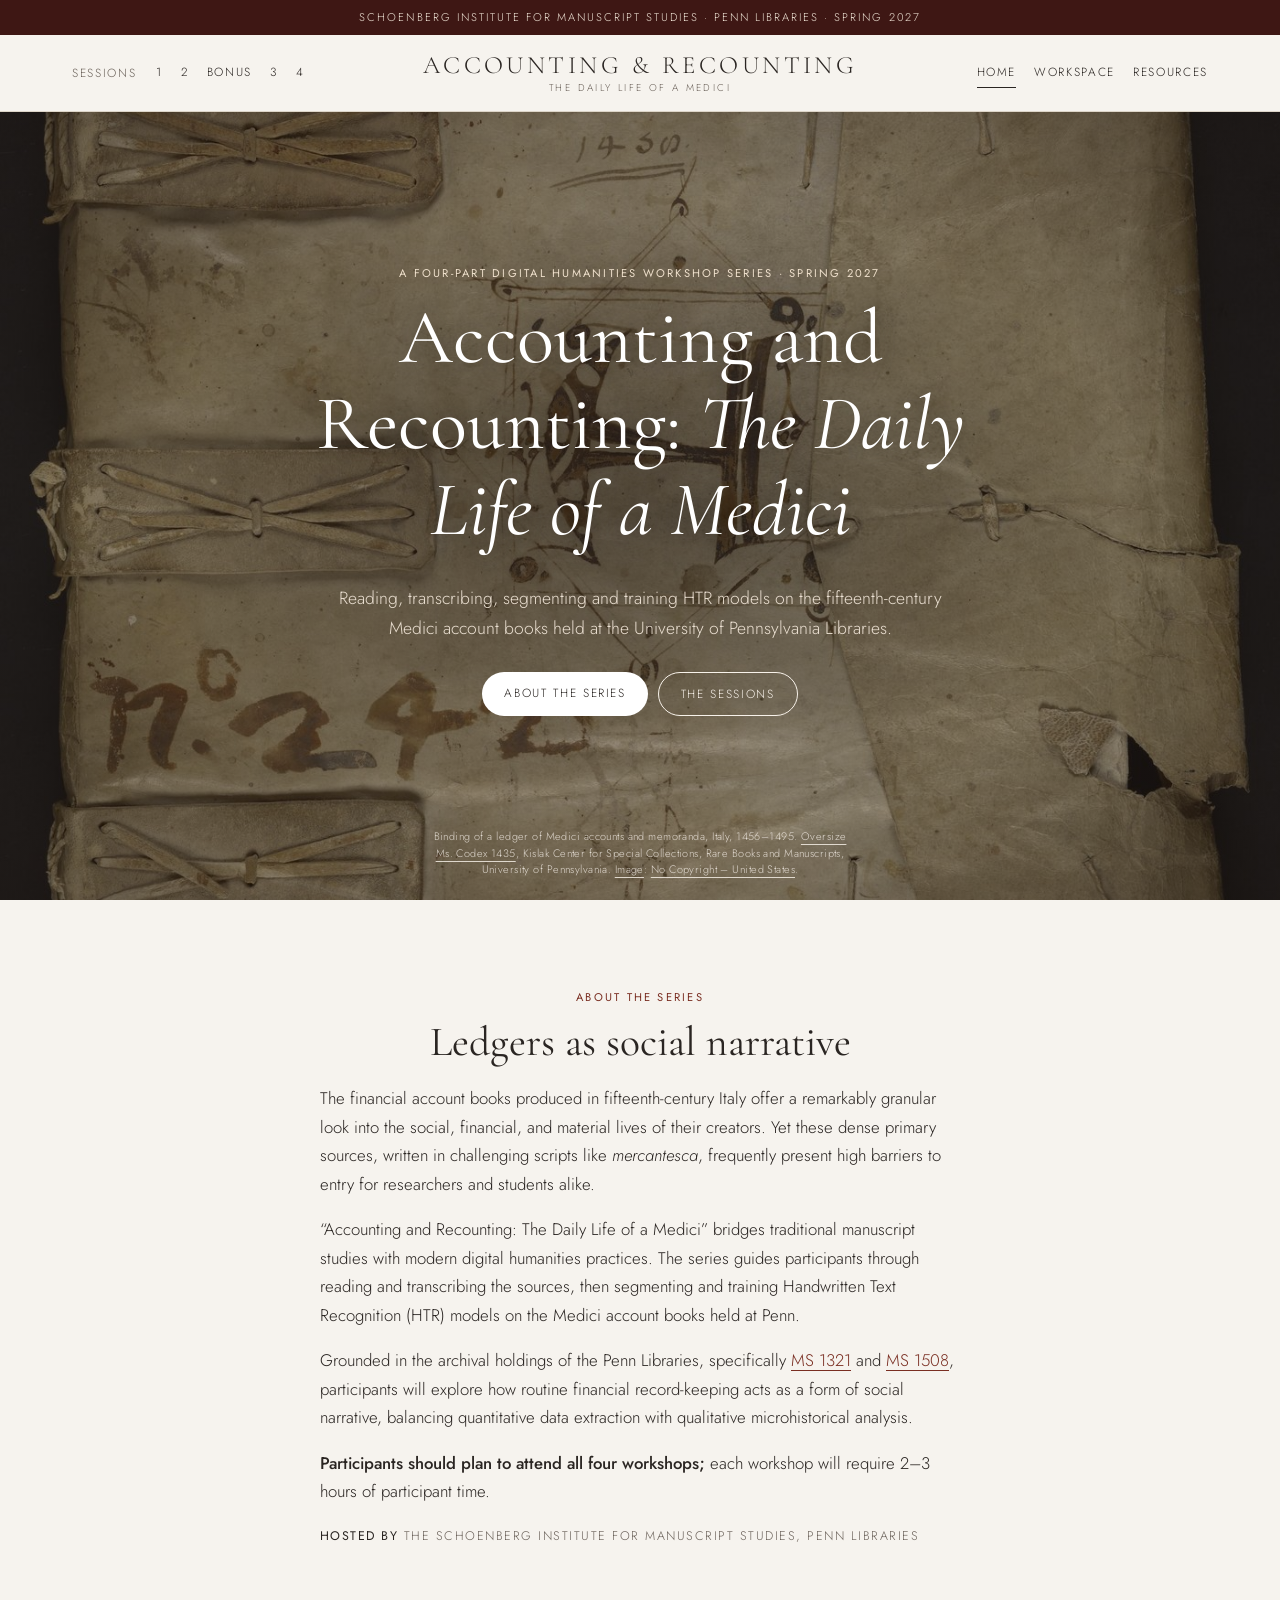
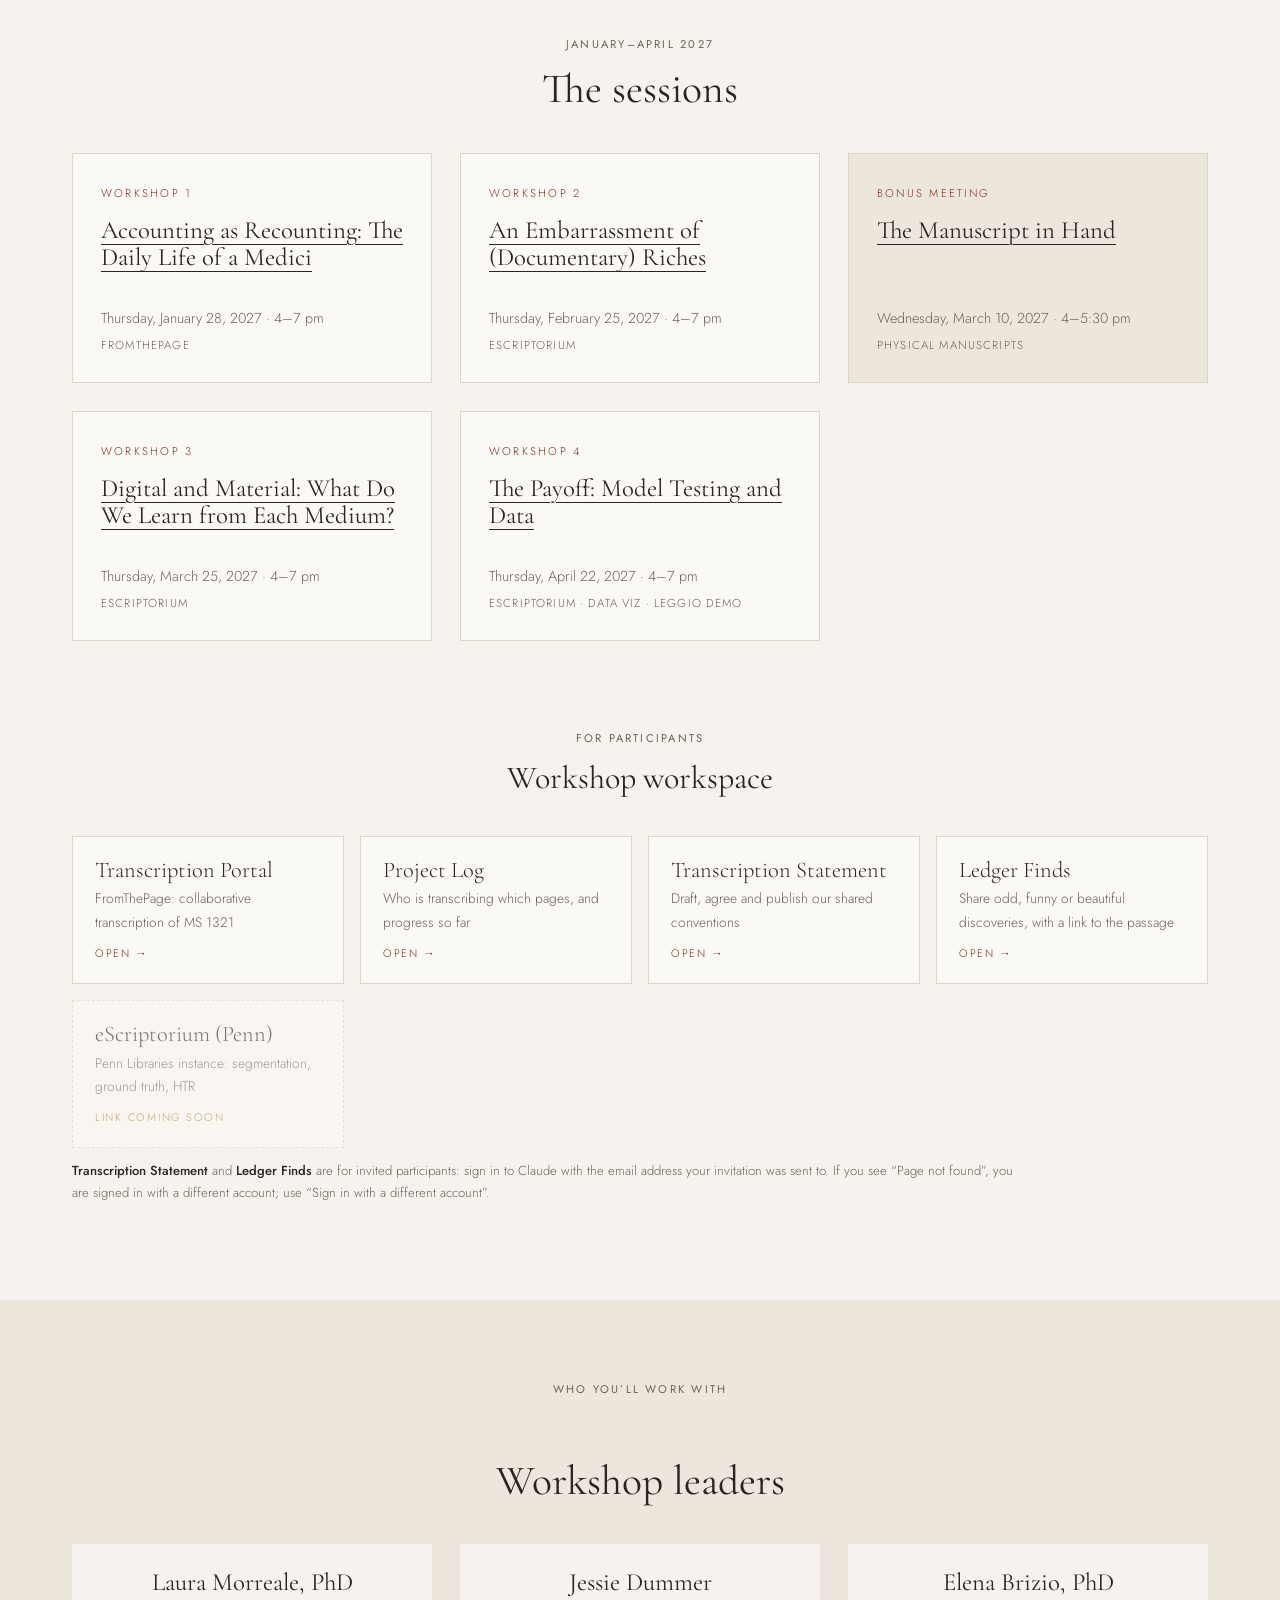
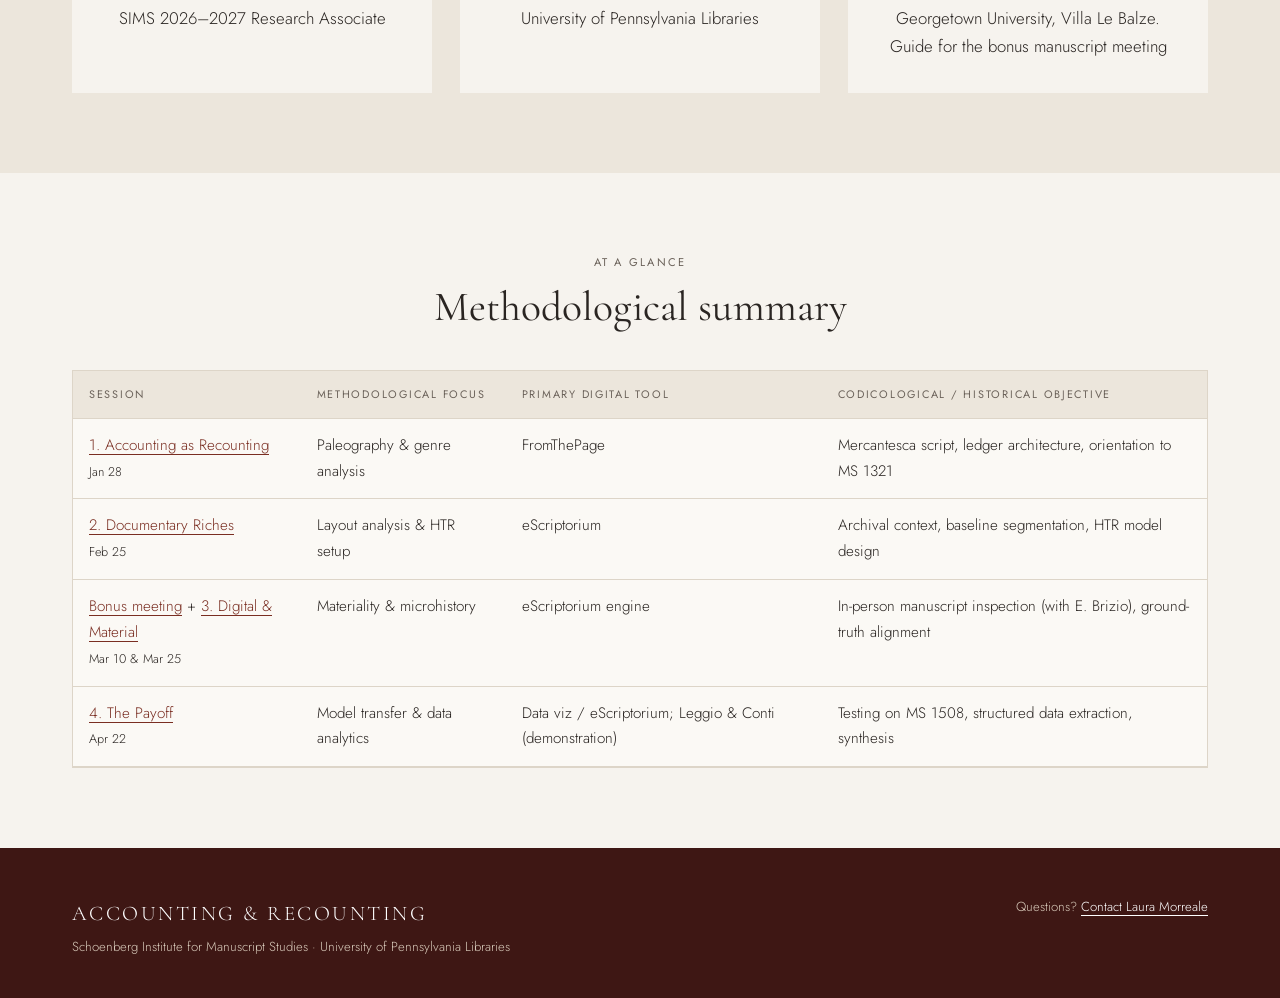
<file: index.html>
<!doctype html>
<html lang="en">
<head>
<meta charset="utf-8">
<meta name="viewport" content="width=device-width, initial-scale=1">
<title>Home · Accounting and Recounting</title>
<meta name="description" content="Accounting and Recounting: The Daily Life of a Medici. A four-part digital humanities workshop series at the Schoenberg Institute for Manuscript Studies, Penn Libraries, spring 2027.">
<link rel="preconnect" href="https://fonts.googleapis.com">
<link rel="preconnect" href="https://fonts.gstatic.com" crossorigin>
<link href="https://fonts.googleapis.com/css2?family=Cormorant+Garamond:ital,wght@0,400;0,500;1,400&family=Jost:wght@300;400;500&display=swap" rel="stylesheet">
<link rel="stylesheet" href="assets/style.css">
<script src="assets/config.js"></script>
</head>
<body>
<div class="announce">Schoenberg Institute for Manuscript Studies · Penn Libraries · Spring 2027</div>
<header class="site-header">
  <div class="bar">
    <nav class="nav nav-left" id="site-nav" aria-label="Sessions"><span class="nav-label">Sessions</span><a href="session-1.html" title="Session 1" aria-label="Session 1">1</a><a href="session-2.html" title="Session 2" aria-label="Session 2">2</a><a href="bonus.html" title="Bonus meeting" aria-label="Bonus meeting">Bonus</a><a href="session-3.html" title="Session 3" aria-label="Session 3">3</a><a href="session-4.html" title="Session 4" aria-label="Session 4">4</a></nav>
    <a class="brand" href="index.html">Accounting &amp; Recounting<small>The Daily Life of a Medici</small></a>
    <nav class="nav nav-right" aria-label="Site"><a href="index.html" aria-current="page">Home</a><a href="workspace.html">Workspace</a><a href="resources.html">Resources</a></nav>
    <button class="nav-toggle" aria-expanded="false" aria-controls="site-nav">Menu</button>
  </div>
</header>
<section class="hero-full cover">
  <img src="assets/penn-ms1435-binding.jpg" alt="Contemporary vellum binding of a Medici account book: a wrap-around flap, three leather spine straps laced with crossed thongs, a decorated letter A, the heading “Ricordanze di beni [mobili] et immobili” and the number 242" width="1400" height="1638">
  <div class="wrap">
    <p class="eyebrow">A four-part digital humanities workshop series · Spring 2027</p>
    <h1>Accounting and Recounting: <em>The Daily Life of a Medici</em></h1>
    <p class="lede">Reading, transcribing, segmenting and training HTR models on the fifteenth-century Medici account books held at the University of Pennsylvania Libraries.</p>
    <div class="cover-actions"><a class="btn" href="#about">About the series</a><a class="btn ghost" href="#sessions">The sessions</a></div>
  </div>
  <p class="hero-credit">Binding of a ledger of Medici accounts and memoranda, Italy, 1456–1495. <a data-link="penn1435Catalog">Oversize Ms. Codex 1435</a>, Kislak Center for Special Collections, Rare Books and Manuscripts, University of Pennsylvania. <a data-link="penn1435Image">Image</a>: <a href="http://rightsstatements.org/vocab/NoC-US/1.0/" target="_blank" rel="noopener">No Copyright – United States</a>.</p>
</section>
<main>

<section class="section" id="about"><div class="wrap prose">
    <p class="eyebrow">About the series</p>
    <h2 class="first">Ledgers as social narrative</h2>
    <p>The financial account books produced in fifteenth-century Italy offer a remarkably granular look into the social, financial, and material lives of their creators. Yet these dense primary sources, written in challenging scripts like <em>mercantesca</em>, frequently present high barriers to entry for researchers and students alike.</p>
    <p>“Accounting and Recounting: The Daily Life of a Medici” bridges traditional manuscript studies with modern digital humanities practices. The series guides participants through reading and transcribing the sources, then segmenting and training Handwritten Text Recognition (HTR) models on the Medici account books held at Penn.</p>
    <p>Grounded in the archival holdings of the Penn Libraries, specifically <a data-link="colenda1321">MS 1321</a> and <a data-link="colenda1508">MS 1508</a>, participants will explore how routine financial record-keeping acts as a form of social narrative, balancing quantitative data extraction with qualitative microhistorical analysis.</p>
    <p><strong>Participants should plan to attend all four workshops;</strong> each workshop will require 2–3 hours of participant time.</p>
    <p class="meta-row"><span><strong>Hosted by</strong> the Schoenberg Institute for Manuscript Studies, Penn Libraries</span></p>
</div></section>

<section class="section" id="sessions"><div class="wrap">
  <div class="section-head">
    <p class="eyebrow">January–April 2027</p>
    <h2 class="first">The sessions</h2>
  </div>
  <div class="grid three"><a class="session-card" href="session-1.html"><span class="num">Workshop 1</span><h3>Accounting as Recounting: The Daily Life of a Medici</h3><span class="date">Thursday, January 28, 2027 · 4–7 pm</span><span class="tool">FromThePage</span></a><a class="session-card" href="session-2.html"><span class="num">Workshop 2</span><h3>An Embarrassment of (Documentary) Riches</h3><span class="date">Thursday, February 25, 2027 · 4–7 pm</span><span class="tool">eScriptorium</span></a><a class="session-card bonus" href="bonus.html"><span class="num">Bonus Meeting</span><h3>The Manuscript in Hand</h3><span class="date">Wednesday, March 10, 2027 · 4–5:30 pm</span><span class="tool">Physical manuscripts</span></a><a class="session-card" href="session-3.html"><span class="num">Workshop 3</span><h3>Digital and Material: What Do We Learn from Each Medium?</h3><span class="date">Thursday, March 25, 2027 · 4–7 pm</span><span class="tool">eScriptorium</span></a><a class="session-card" href="session-4.html"><span class="num">Workshop 4</span><h3>The Payoff: Model Testing and Data</h3><span class="date">Thursday, April 22, 2027 · 4–7 pm</span><span class="tool">eScriptorium · Data viz · Leggio demo</span></a></div>
</div></section>

<section class="section"><div class="wrap docs" aria-labelledby="ws-h">
  <div class="section-head">
    <p class="eyebrow">For participants</p>
    <h2 id="ws-h" class="first">Workshop workspace</h2>
  </div>
  <div class="tools">
    <a class="tool-btn" data-link="fromthepage"><span class="label">Transcription Portal</span><span class="desc">FromThePage: collaborative transcription of MS 1321</span><span class="status">Open &rarr;</span></a><a class="tool-btn" data-link="projectLog"><span class="label">Project Log</span><span class="desc">Who is transcribing which pages, and progress so far</span><span class="status">Open &rarr;</span></a><a class="tool-btn" data-link="transcriptionStatement"><span class="label">Transcription Statement</span><span class="desc">Draft, agree and publish our shared conventions</span><span class="status">Open &rarr;</span></a><a class="tool-btn" data-link="ledgerFinds"><span class="label">Ledger Finds</span><span class="desc">Share odd, funny or beautiful discoveries, with a link to the passage</span><span class="status">Open &rarr;</span></a><a class="tool-btn" data-link="escriptorium"><span class="label">eScriptorium (Penn)</span><span class="desc">Penn Libraries instance: segmentation, ground truth, HTR</span><span class="status">Open &rarr;</span></a>
  </div>
<p class="tools-note"><strong>Transcription Statement</strong> and <strong>Ledger Finds</strong> are for invited participants: sign in to Claude with the email address your invitation was sent to. If you see “Page not found”, you are signed in with a different account; use “Sign in with a different account”.</p>
</div></section>

<section class="band"><div class="wrap">
  <div class="section-head">
    <p class="eyebrow">Who you’ll work with</p>
    <h2 class="first">Workshop leaders</h2>
  </div>
  <div class="grid three">
    <div class="card"><h3>Laura Morreale, PhD</h3><p>SIMS 2026–2027 Research Associate</p></div>
    <div class="card"><h3>Jessie Dummer</h3><p>University of Pennsylvania Libraries</p></div>
    <div class="card"><h3>Elena Brizio, PhD</h3><p>Georgetown University, Villa Le Balze. Guide for the bonus manuscript meeting</p></div>
  </div>
</div></section>

<section class="section"><div class="wrap">
  <div class="section-head">
    <p class="eyebrow">At a glance</p>
    <h2 class="first">Methodological summary</h2>
  </div>
  <div class="table-wrap"><table>
<thead><tr><th>Session</th><th>Methodological focus</th><th>Primary digital tool</th><th>Codicological / historical objective</th></tr></thead>
<tbody>
<tr><td><a href="session-1.html">1. Accounting as Recounting</a><br><small>Jan 28</small></td><td>Paleography &amp; genre analysis</td><td>FromThePage</td><td>Mercantesca script, ledger architecture, orientation to MS 1321</td></tr>
<tr><td><a href="session-2.html">2. Documentary Riches</a><br><small>Feb 25</small></td><td>Layout analysis &amp; HTR setup</td><td>eScriptorium</td><td>Archival context, baseline segmentation, HTR model design</td></tr>
<tr><td><a href="bonus.html">Bonus meeting</a> + <a href="session-3.html">3. Digital &amp; Material</a><br><small>Mar 10 &amp; Mar 25</small></td><td>Materiality &amp; microhistory</td><td>eScriptorium engine</td><td>In-person manuscript inspection (with E. Brizio), ground-truth alignment</td></tr>
<tr><td><a href="session-4.html">4. The Payoff</a><br><small>Apr 22</small></td><td>Model transfer &amp; data analytics</td><td>Data viz / eScriptorium; Leggio &amp; Conti (demonstration)</td><td>Testing on MS 1508, structured data extraction, synthesis</td></tr>
</tbody></table></div>
</div></section>

</main>
<footer class="site-footer">
  <div class="wrap">
    <div><span class="footer-brand">Accounting &amp; Recounting</span>Schoenberg Institute for Manuscript Studies · University of Pennsylvania Libraries</div>
    <div>Questions? <a data-link="contactEmail">Contact Laura Morreale</a></div>
  </div>
</footer>
</body>
</html>
</file>
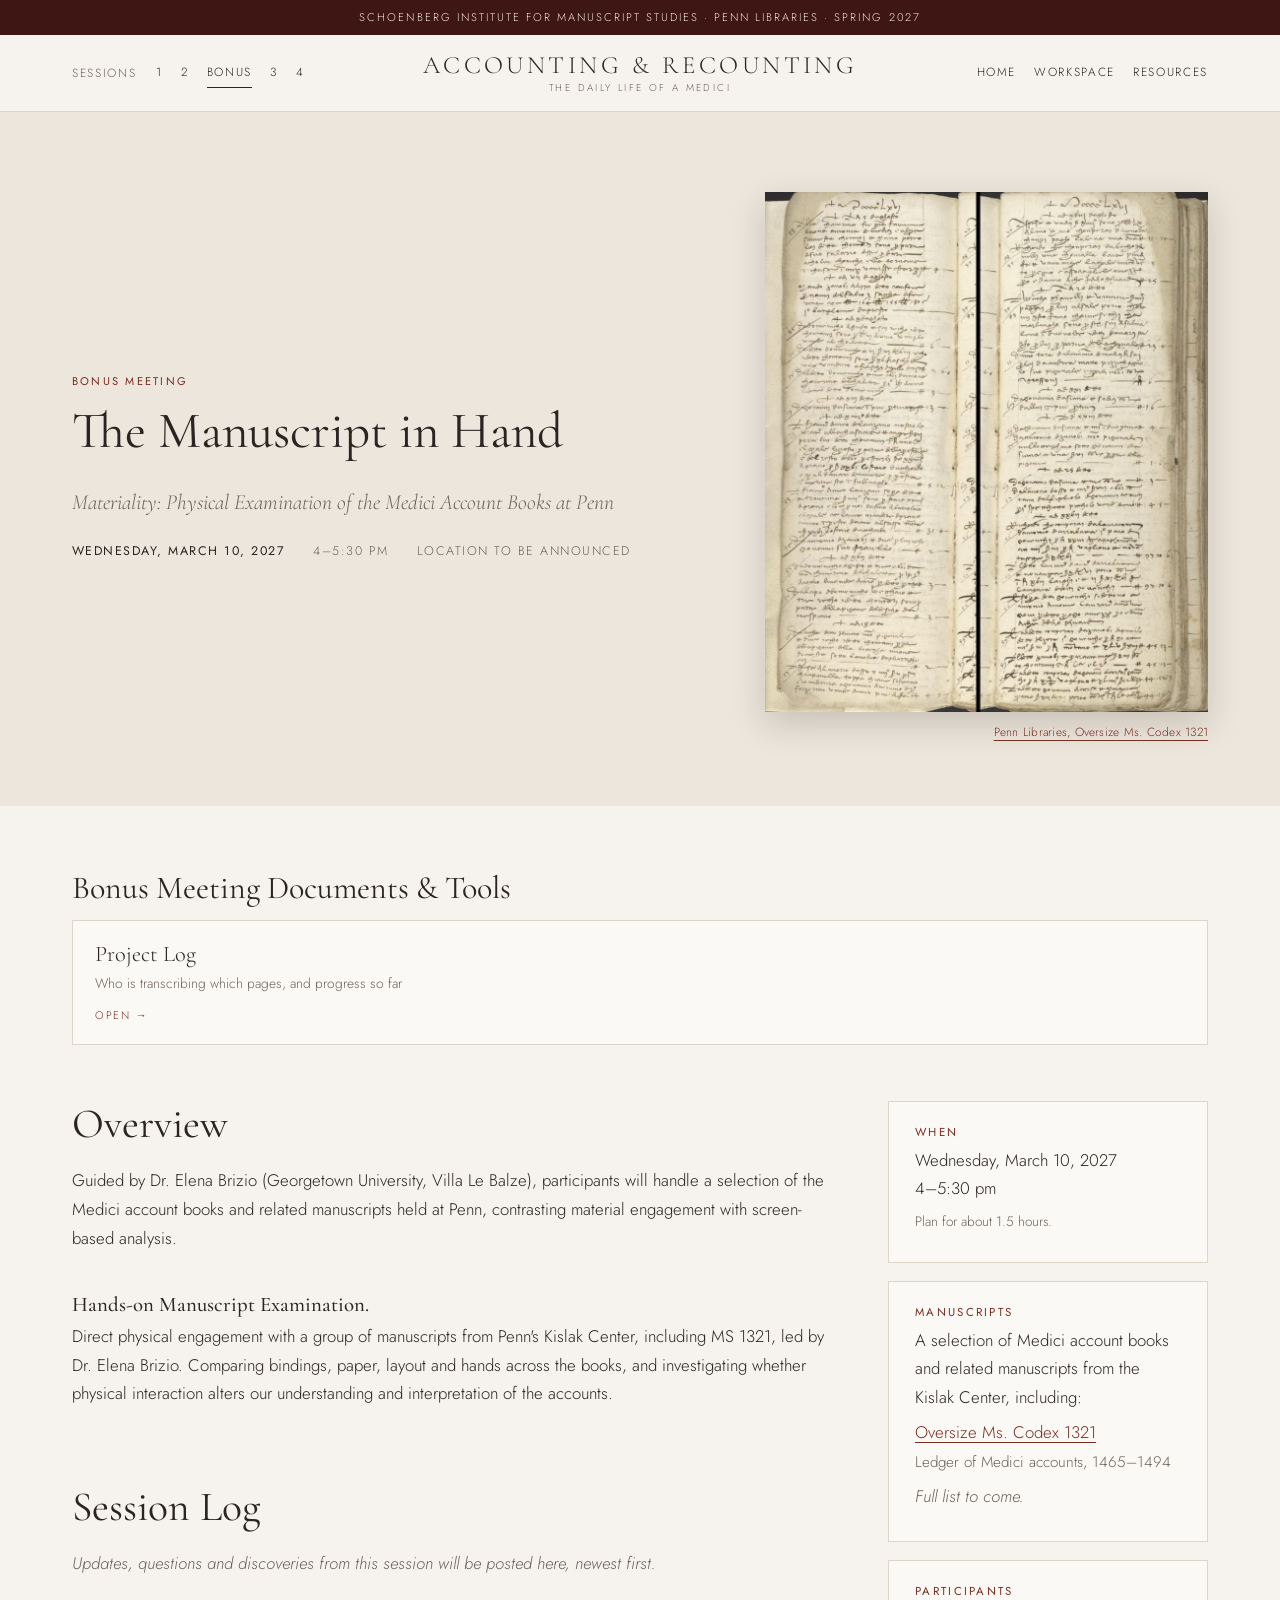
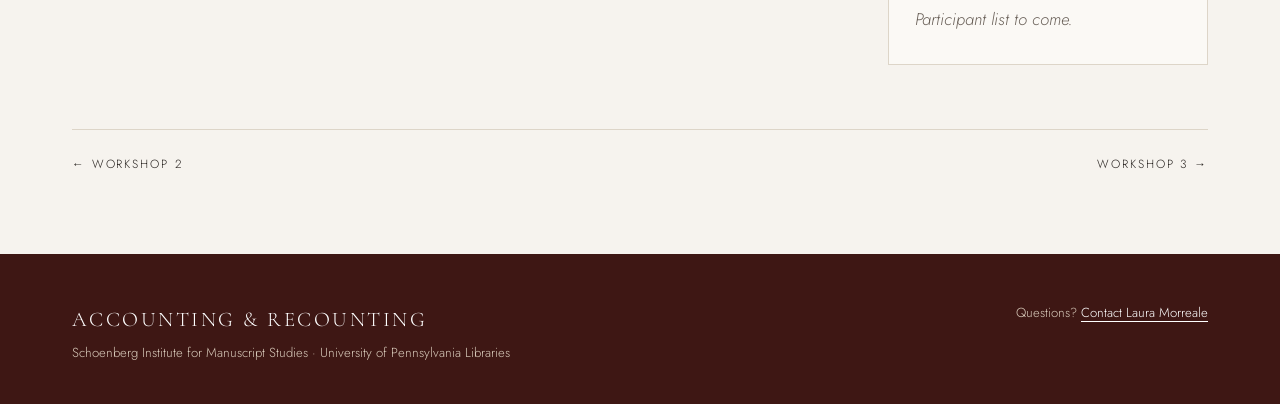
<file: bonus.html>
<!doctype html>
<html lang="en">
<head>
<meta charset="utf-8">
<meta name="viewport" content="width=device-width, initial-scale=1">
<title>Bonus Meeting · Accounting and Recounting</title>
<meta name="description" content="Accounting and Recounting: The Daily Life of a Medici. A four-part digital humanities workshop series at the Schoenberg Institute for Manuscript Studies, Penn Libraries, spring 2027.">
<link rel="preconnect" href="https://fonts.googleapis.com">
<link rel="preconnect" href="https://fonts.gstatic.com" crossorigin>
<link href="https://fonts.googleapis.com/css2?family=Cormorant+Garamond:ital,wght@0,400;0,500;1,400&family=Jost:wght@300;400;500&display=swap" rel="stylesheet">
<link rel="stylesheet" href="assets/style.css">
<script src="assets/config.js"></script>
</head>
<body>
<div class="announce">Schoenberg Institute for Manuscript Studies · Penn Libraries · Spring 2027</div>
<header class="site-header">
  <div class="bar">
    <nav class="nav nav-left" id="site-nav" aria-label="Sessions"><span class="nav-label">Sessions</span><a href="session-1.html" title="Session 1" aria-label="Session 1">1</a><a href="session-2.html" title="Session 2" aria-label="Session 2">2</a><a href="bonus.html" aria-current="page" title="Bonus meeting" aria-label="Bonus meeting">Bonus</a><a href="session-3.html" title="Session 3" aria-label="Session 3">3</a><a href="session-4.html" title="Session 4" aria-label="Session 4">4</a></nav>
    <a class="brand" href="index.html">Accounting &amp; Recounting<small>The Daily Life of a Medici</small></a>
    <nav class="nav nav-right" aria-label="Site"><a href="index.html">Home</a><a href="workspace.html">Workspace</a><a href="resources.html">Resources</a></nav>
    <button class="nav-toggle" aria-expanded="false" aria-controls="site-nav">Menu</button>
  </div>
</header>
<section class="hero with-figure"><div class="wrap">
  <div>
    <p class="eyebrow">Bonus Meeting</p>
    <h1>The Manuscript in Hand</h1>
    <p class="lede"><em>Materiality: Physical Examination of the Medici Account Books at Penn</em></p>
    <ul class="meta-row"><li><strong>Wednesday, March 10, 2027</strong></li><li>4–5:30 pm</li><li>Location to be announced</li></ul>
  </div>
  <figure>
    <img src="assets/ms1321-opening.jpg" alt="Opening from a Medici account book in mercantesca script, with dated entries and amounts in the right-hand column" width="900" height="1056">
    <figcaption><a data-link="colenda1321">Penn Libraries, Oversize Ms. Codex 1321</a></figcaption>
  </figure>
</div></section>
<main><div class="wrap">

<section class="docs" aria-labelledby="docs-h">
  <h2 id="docs-h">Bonus Meeting Documents &amp; Tools</h2>
  <div class="tools"><a class="tool-btn" data-link="projectLog"><span class="label">Project Log</span><span class="desc">Who is transcribing which pages, and progress so far</span><span class="status">Open &rarr;</span></a></div>
</section>

<div class="layout">
  <div>
    <h2>Overview</h2>
    <p>Guided by Dr. Elena Brizio (Georgetown University, Villa Le Balze), participants will handle a selection of the Medici account books and related manuscripts held at Penn, contrasting material engagement with screen-based analysis.</p>
    <ul class="topics"><li><strong>Hands-on Manuscript Examination.</strong> Direct physical engagement with a group of manuscripts from Penn's Kislak Center, including MS 1321, led by Dr. Elena Brizio. Comparing bindings, paper, layout and hands across the books, and investigating whether physical interaction alters our understanding and interpretation of the accounts.</li></ul>
    
    

    <h2>Session Log</h2>
    <p class="placeholder">Updates, questions and discoveries from this session will be posted here, newest first.</p>
    <!--
      To add an update, copy this block and fill it in (newest at the top):
      <article class="log-entry">
        <time datetime="2027-01-30">Saturday, January 30</time>
        <h3>Title of the update</h3>
        <p class="by">Posted by Name</p>
        <p>Text of the update. Add images with <img src="assets/your-image.jpg" alt="description">.</p>
      </article>
    -->
  </div>
  <aside>
    <div class="card">
      <h3>When</h3>
      <p>Wednesday, March 10, 2027<br>4–5:30 pm</p>
      <p style="font-family:var(--sans);font-size:.85rem;color:var(--ink-soft)">Plan for about 1.5 hours.</p>
    </div>
    <div class="card">
      <h3>Manuscripts</h3>
      <p>A selection of Medici account books and related manuscripts from the Kislak Center, including:</p>
      <p><a data-link="colenda1321">Oversize Ms. Codex 1321</a><br><span class="placeholder" style="font-style:normal;font-size:.95rem">Ledger of Medici accounts, 1465–1494</span></p>
      <p class="placeholder">Full list to come.</p>
    </div>
    <div class="card">
      <h3>Participants</h3>
      <p class="placeholder">Participant list to come.</p>
    </div>
  </aside>
</div>
<nav class="pager"><a href="session-2.html">&larr; Workshop 2</a><a href="session-3.html">Workshop 3 &rarr;</a></nav>

</div></main>
<footer class="site-footer">
  <div class="wrap">
    <div><span class="footer-brand">Accounting &amp; Recounting</span>Schoenberg Institute for Manuscript Studies · University of Pennsylvania Libraries</div>
    <div>Questions? <a data-link="contactEmail">Contact Laura Morreale</a></div>
  </div>
</footer>
</body>
</html>
</file>
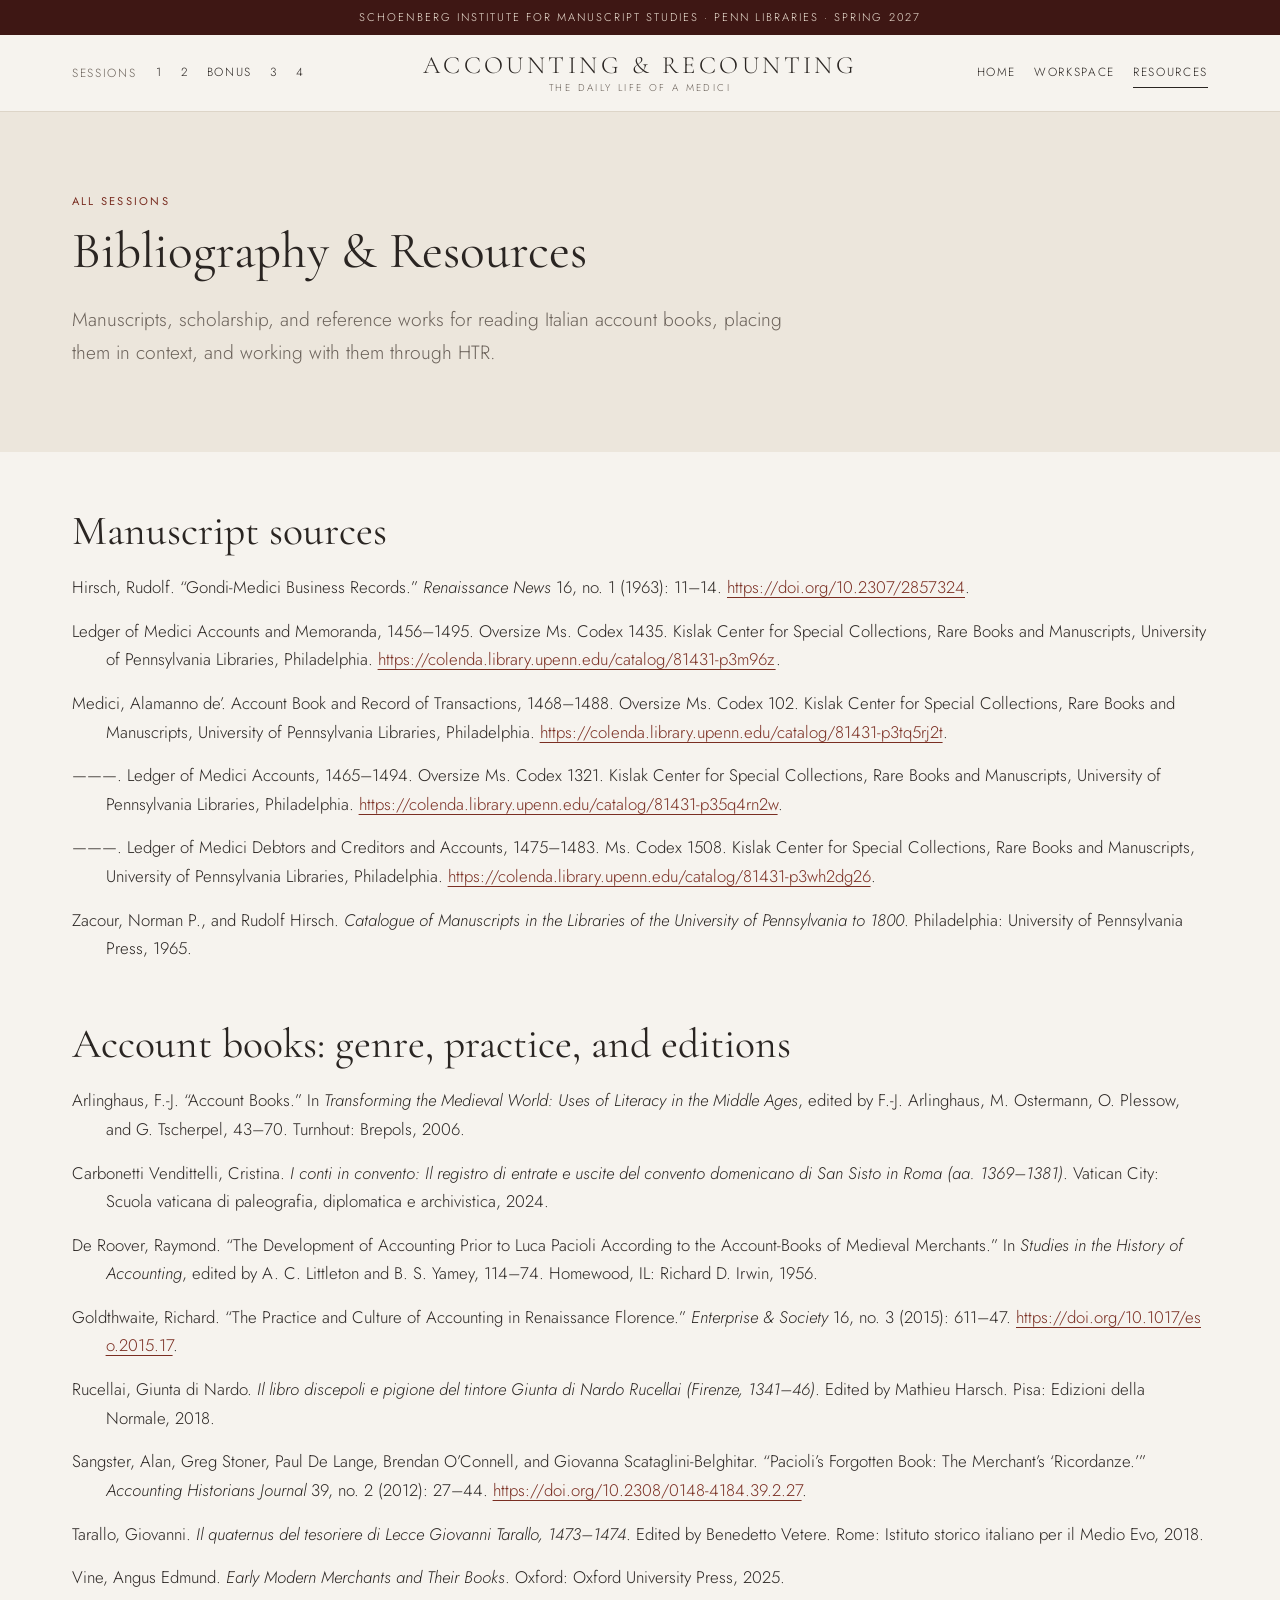
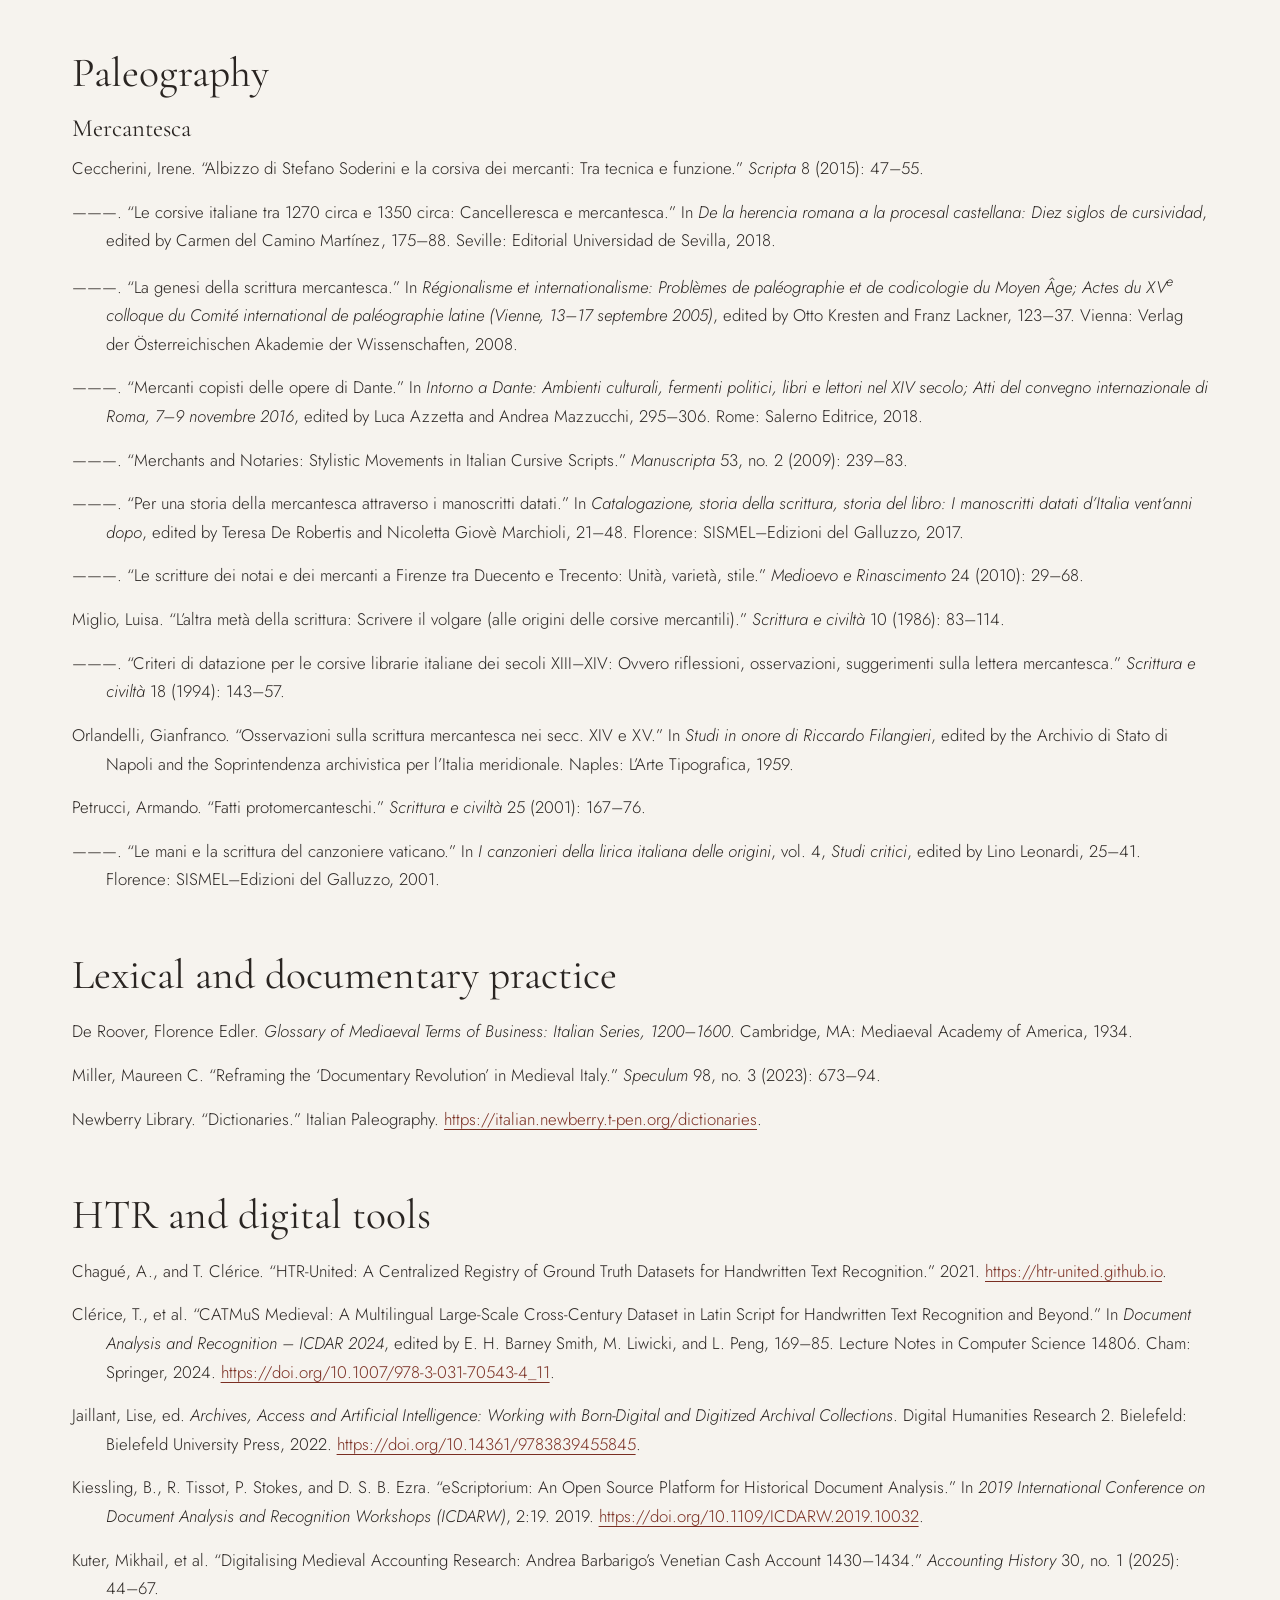
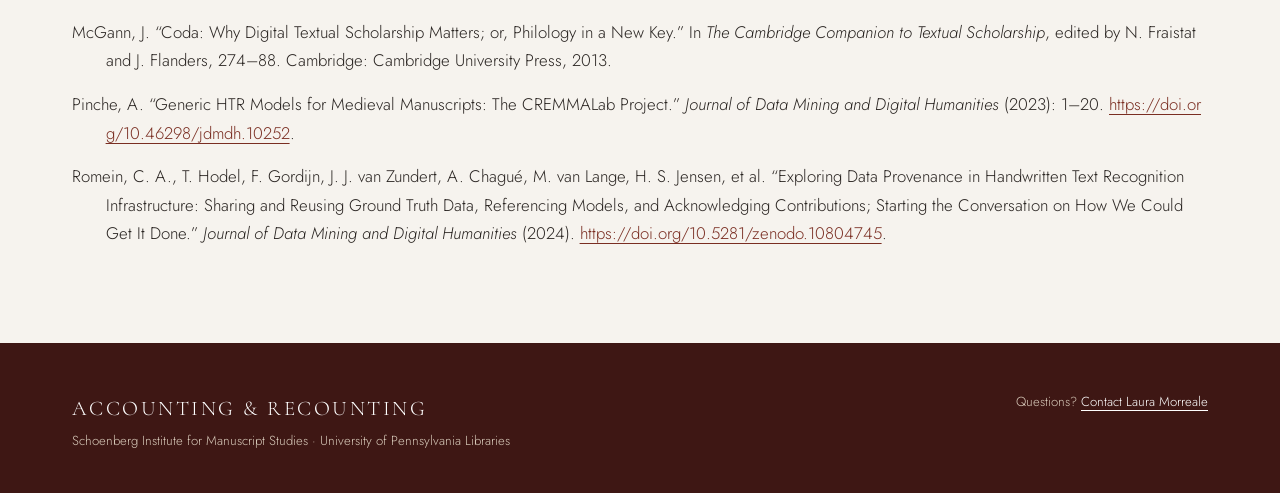
<file: resources.html>
<!doctype html>
<html lang="en">
<head>
<meta charset="utf-8">
<meta name="viewport" content="width=device-width, initial-scale=1">
<title>Resources · Accounting and Recounting</title>
<meta name="description" content="Accounting and Recounting: The Daily Life of a Medici. A four-part digital humanities workshop series at the Schoenberg Institute for Manuscript Studies, Penn Libraries, spring 2027.">
<link rel="preconnect" href="https://fonts.googleapis.com">
<link rel="preconnect" href="https://fonts.gstatic.com" crossorigin>
<link href="https://fonts.googleapis.com/css2?family=Cormorant+Garamond:ital,wght@0,400;0,500;1,400&family=Jost:wght@300;400;500&display=swap" rel="stylesheet">
<link rel="stylesheet" href="assets/style.css">
<script src="assets/config.js"></script>
</head>
<body>
<div class="announce">Schoenberg Institute for Manuscript Studies · Penn Libraries · Spring 2027</div>
<header class="site-header">
  <div class="bar">
    <nav class="nav nav-left" id="site-nav" aria-label="Sessions"><span class="nav-label">Sessions</span><a href="session-1.html" title="Session 1" aria-label="Session 1">1</a><a href="session-2.html" title="Session 2" aria-label="Session 2">2</a><a href="bonus.html" title="Bonus meeting" aria-label="Bonus meeting">Bonus</a><a href="session-3.html" title="Session 3" aria-label="Session 3">3</a><a href="session-4.html" title="Session 4" aria-label="Session 4">4</a></nav>
    <a class="brand" href="index.html">Accounting &amp; Recounting<small>The Daily Life of a Medici</small></a>
    <nav class="nav nav-right" aria-label="Site"><a href="index.html">Home</a><a href="workspace.html">Workspace</a><a href="resources.html" aria-current="page">Resources</a></nav>
    <button class="nav-toggle" aria-expanded="false" aria-controls="site-nav">Menu</button>
  </div>
</header>

<section class="hero"><div class="wrap">
  <div>
    <p class="eyebrow">All sessions</p>
    <h1>Bibliography &amp; Resources</h1>
    <p class="lede">Manuscripts, scholarship, and reference works for reading Italian account books, placing them in context, and working with them through HTR.</p>
  </div>
</div></section>
<main><div class="wrap">

<h2>Manuscript sources</h2>
<ul class="bib"><li>Hirsch, Rudolf. “Gondi-Medici Business Records.” <em>Renaissance News</em> 16, no. 1 (1963): 11–14. <a href="https://doi.org/10.2307/2857324">https://doi.org/10.2307/2857324</a>.</li><li>Ledger of Medici Accounts and Memoranda, 1456–1495. Oversize Ms. Codex 1435. Kislak Center for Special Collections, Rare Books and Manuscripts, University of Pennsylvania Libraries, Philadelphia. <a href="https://colenda.library.upenn.edu/catalog/81431-p3m96z">https://colenda.library.upenn.edu/catalog/81431-p3m96z</a>.</li><li>Medici, Alamanno de’. Account Book and Record of Transactions, 1468–1488. Oversize Ms. Codex 102. Kislak Center for Special Collections, Rare Books and Manuscripts, University of Pennsylvania Libraries, Philadelphia. <a href="https://colenda.library.upenn.edu/catalog/81431-p3tq5rj2t">https://colenda.library.upenn.edu/catalog/81431-p3tq5rj2t</a>.</li><li>———. Ledger of Medici Accounts, 1465–1494. Oversize Ms. Codex 1321. Kislak Center for Special Collections, Rare Books and Manuscripts, University of Pennsylvania Libraries, Philadelphia. <a href="https://colenda.library.upenn.edu/catalog/81431-p35q4rn2w">https://colenda.library.upenn.edu/catalog/81431-p35q4rn2w</a>.</li><li>———. Ledger of Medici Debtors and Creditors and Accounts, 1475–1483. Ms. Codex 1508. Kislak Center for Special Collections, Rare Books and Manuscripts, University of Pennsylvania Libraries, Philadelphia. <a href="https://colenda.library.upenn.edu/catalog/81431-p3wh2dg26">https://colenda.library.upenn.edu/catalog/81431-p3wh2dg26</a>.</li><li>Zacour, Norman P., and Rudolf Hirsch. <em>Catalogue of Manuscripts in the Libraries of the University of Pennsylvania to 1800</em>. Philadelphia: University of Pennsylvania Press, 1965.</li></ul>

<h2>Account books: genre, practice, and editions</h2>
<ul class="bib"><li>Arlinghaus, F.-J. “Account Books.” In <em>Transforming the Medieval World: Uses of Literacy in the Middle Ages</em>, edited by F.-J. Arlinghaus, M. Ostermann, O. Plessow, and G. Tscherpel, 43–70. Turnhout: Brepols, 2006.</li><li>Carbonetti Vendittelli, Cristina. <em>I conti in convento: Il registro di entrate e uscite del convento domenicano di San Sisto in Roma (aa. 1369–1381)</em>. Vatican City: Scuola vaticana di paleografia, diplomatica e archivistica, 2024.</li><li>De Roover, Raymond. “The Development of Accounting Prior to Luca Pacioli According to the Account-Books of Medieval Merchants.” In <em>Studies in the History of Accounting</em>, edited by A. C. Littleton and B. S. Yamey, 114–74. Homewood, IL: Richard D. Irwin, 1956.</li><li>Goldthwaite, Richard. “The Practice and Culture of Accounting in Renaissance Florence.” <em>Enterprise &amp; Society</em> 16, no. 3 (2015): 611–47. <a href="https://doi.org/10.1017/eso.2015.17">https://doi.org/10.1017/eso.2015.17</a>.</li><li>Rucellai, Giunta di Nardo. <em>Il libro discepoli e pigione del tintore Giunta di Nardo Rucellai (Firenze, 1341–46)</em>. Edited by Mathieu Harsch. Pisa: Edizioni della Normale, 2018.</li><li>Sangster, Alan, Greg Stoner, Paul De Lange, Brendan O’Connell, and Giovanna Scataglini-Belghitar. “Pacioli’s Forgotten Book: The Merchant’s ‘Ricordanze.’” <em>Accounting Historians Journal</em> 39, no. 2 (2012): 27–44. <a href="https://doi.org/10.2308/0148-4184.39.2.27">https://doi.org/10.2308/0148-4184.39.2.27</a>.</li><li>Tarallo, Giovanni. <em>Il quaternus del tesoriere di Lecce Giovanni Tarallo, 1473–1474</em>. Edited by Benedetto Vetere. Rome: Istituto storico italiano per il Medio Evo, 2018.</li><li>Vine, Angus Edmund. <em>Early Modern Merchants and Their Books</em>. Oxford: Oxford University Press, 2025.</li></ul>

<h2>Paleography</h2>
<h3>Mercantesca</h3>
<ul class="bib"><li>Ceccherini, Irene. “Albizzo di Stefano Soderini e la corsiva dei mercanti: Tra tecnica e funzione.” <em>Scripta</em> 8 (2015): 47–55.</li><li>———. “Le corsive italiane tra 1270 circa e 1350 circa: Cancelleresca e mercantesca.” In <em>De la herencia romana a la procesal castellana: Diez siglos de cursividad</em>, edited by Carmen del Camino Martínez, 175–88. Seville: Editorial Universidad de Sevilla, 2018.</li><li>———. “La genesi della scrittura mercantesca.” In <em>Régionalisme et internationalisme: Problèmes de paléographie et de codicologie du Moyen Âge; Actes du XV<sup>e</sup> colloque du Comité international de paléographie latine (Vienne, 13–17 septembre 2005)</em>, edited by Otto Kresten and Franz Lackner, 123–37. Vienna: Verlag der Österreichischen Akademie der Wissenschaften, 2008.</li><li>———. “Mercanti copisti delle opere di Dante.” In <em>Intorno a Dante: Ambienti culturali, fermenti politici, libri e lettori nel XIV secolo; Atti del convegno internazionale di Roma, 7–9 novembre 2016</em>, edited by Luca Azzetta and Andrea Mazzucchi, 295–306. Rome: Salerno Editrice, 2018.</li><li>———. “Merchants and Notaries: Stylistic Movements in Italian Cursive Scripts.” <em>Manuscripta</em> 53, no. 2 (2009): 239–83.</li><li>———. “Per una storia della mercantesca attraverso i manoscritti datati.” In <em>Catalogazione, storia della scrittura, storia del libro: I manoscritti datati d’Italia vent’anni dopo</em>, edited by Teresa De Robertis and Nicoletta Giovè Marchioli, 21–48. Florence: SISMEL–Edizioni del Galluzzo, 2017.</li><li>———. “Le scritture dei notai e dei mercanti a Firenze tra Duecento e Trecento: Unità, varietà, stile.” <em>Medioevo e Rinascimento</em> 24 (2010): 29–68.</li><li>Miglio, Luisa. “L’altra metà della scrittura: Scrivere il volgare (alle origini delle corsive mercantili).” <em>Scrittura e civiltà</em> 10 (1986): 83–114.</li><li>———. “Criteri di datazione per le corsive librarie italiane dei secoli XIII–XIV: Ovvero riflessioni, osservazioni, suggerimenti sulla lettera mercantesca.” <em>Scrittura e civiltà</em> 18 (1994): 143–57.</li><li>Orlandelli, Gianfranco. “Osservazioni sulla scrittura mercantesca nei secc. XIV e XV.” In <em>Studi in onore di Riccardo Filangieri</em>, edited by the Archivio di Stato di Napoli and the Soprintendenza archivistica per l’Italia meridionale. Naples: L’Arte Tipografica, 1959.</li><li>Petrucci, Armando. “Fatti protomercanteschi.” <em>Scrittura e civiltà</em> 25 (2001): 167–76.</li><li>———. “Le mani e la scrittura del canzoniere vaticano.” In <em>I canzonieri della lirica italiana delle origini</em>, vol. 4, <em>Studi critici</em>, edited by Lino Leonardi, 25–41. Florence: SISMEL–Edizioni del Galluzzo, 2001.</li></ul>

<h2>Lexical and documentary practice</h2>
<ul class="bib"><li>De Roover, Florence Edler. <em>Glossary of Mediaeval Terms of Business: Italian Series, 1200–1600</em>. Cambridge, MA: Mediaeval Academy of America, 1934.</li><li>Miller, Maureen C. “Reframing the ‘Documentary Revolution’ in Medieval Italy.” <em>Speculum</em> 98, no. 3 (2023): 673–94.</li><li>Newberry Library. “Dictionaries.” Italian Paleography. <a href="https://italian.newberry.t-pen.org/dictionaries">https://italian.newberry.t-pen.org/dictionaries</a>.</li></ul>

<h2>HTR and digital tools</h2>
<ul class="bib"><li>Chagué, A., and T. Clérice. “HTR-United: A Centralized Registry of Ground Truth Datasets for Handwritten Text Recognition.” 2021. <a href="https://htr-united.github.io">https://htr-united.github.io</a>.</li><li>Clérice, T., et al. “CATMuS Medieval: A Multilingual Large-Scale Cross-Century Dataset in Latin Script for Handwritten Text Recognition and Beyond.” In <em>Document Analysis and Recognition – ICDAR 2024</em>, edited by E. H. Barney Smith, M. Liwicki, and L. Peng, 169–85. Lecture Notes in Computer Science 14806. Cham: Springer, 2024. <a href="https://doi.org/10.1007/978-3-031-70543-4_11">https://doi.org/10.1007/978-3-031-70543-4_11</a>.</li><li>Jaillant, Lise, ed. <em>Archives, Access and Artificial Intelligence: Working with Born-Digital and Digitized Archival Collections</em>. Digital Humanities Research 2. Bielefeld: Bielefeld University Press, 2022. <a href="https://doi.org/10.14361/9783839455845">https://doi.org/10.14361/9783839455845</a>.</li><li>Kiessling, B., R. Tissot, P. Stokes, and D. S. B. Ezra. “eScriptorium: An Open Source Platform for Historical Document Analysis.” In <em>2019 International Conference on Document Analysis and Recognition Workshops (ICDARW)</em>, 2:19. 2019. <a href="https://doi.org/10.1109/ICDARW.2019.10032">https://doi.org/10.1109/ICDARW.2019.10032</a>.</li><li>Kuter, Mikhail, et al. “Digitalising Medieval Accounting Research: Andrea Barbarigo’s Venetian Cash Account 1430–1434.” <em>Accounting History</em> 30, no. 1 (2025): 44–67.</li><li>McGann, J. “Coda: Why Digital Textual Scholarship Matters; or, Philology in a New Key.” In <em>The Cambridge Companion to Textual Scholarship</em>, edited by N. Fraistat and J. Flanders, 274–88. Cambridge: Cambridge University Press, 2013.</li><li>Pinche, A. “Generic HTR Models for Medieval Manuscripts: The CREMMALab Project.” <em>Journal of Data Mining and Digital Humanities</em> (2023): 1–20. <a href="https://doi.org/10.46298/jdmdh.10252">https://doi.org/10.46298/jdmdh.10252</a>.</li><li>Romein, C. A., T. Hodel, F. Gordijn, J. J. van Zundert, A. Chagué, M. van Lange, H. S. Jensen, et al. “Exploring Data Provenance in Handwritten Text Recognition Infrastructure: Sharing and Reusing Ground Truth Data, Referencing Models, and Acknowledging Contributions; Starting the Conversation on How We Could Get It Done.” <em>Journal of Data Mining and Digital Humanities</em> (2024). <a href="https://doi.org/10.5281/zenodo.10804745">https://doi.org/10.5281/zenodo.10804745</a>.</li></ul>

</div></main>
<footer class="site-footer">
  <div class="wrap">
    <div><span class="footer-brand">Accounting &amp; Recounting</span>Schoenberg Institute for Manuscript Studies · University of Pennsylvania Libraries</div>
    <div>Questions? <a data-link="contactEmail">Contact Laura Morreale</a></div>
  </div>
</footer>
</body>
</html>
</file>
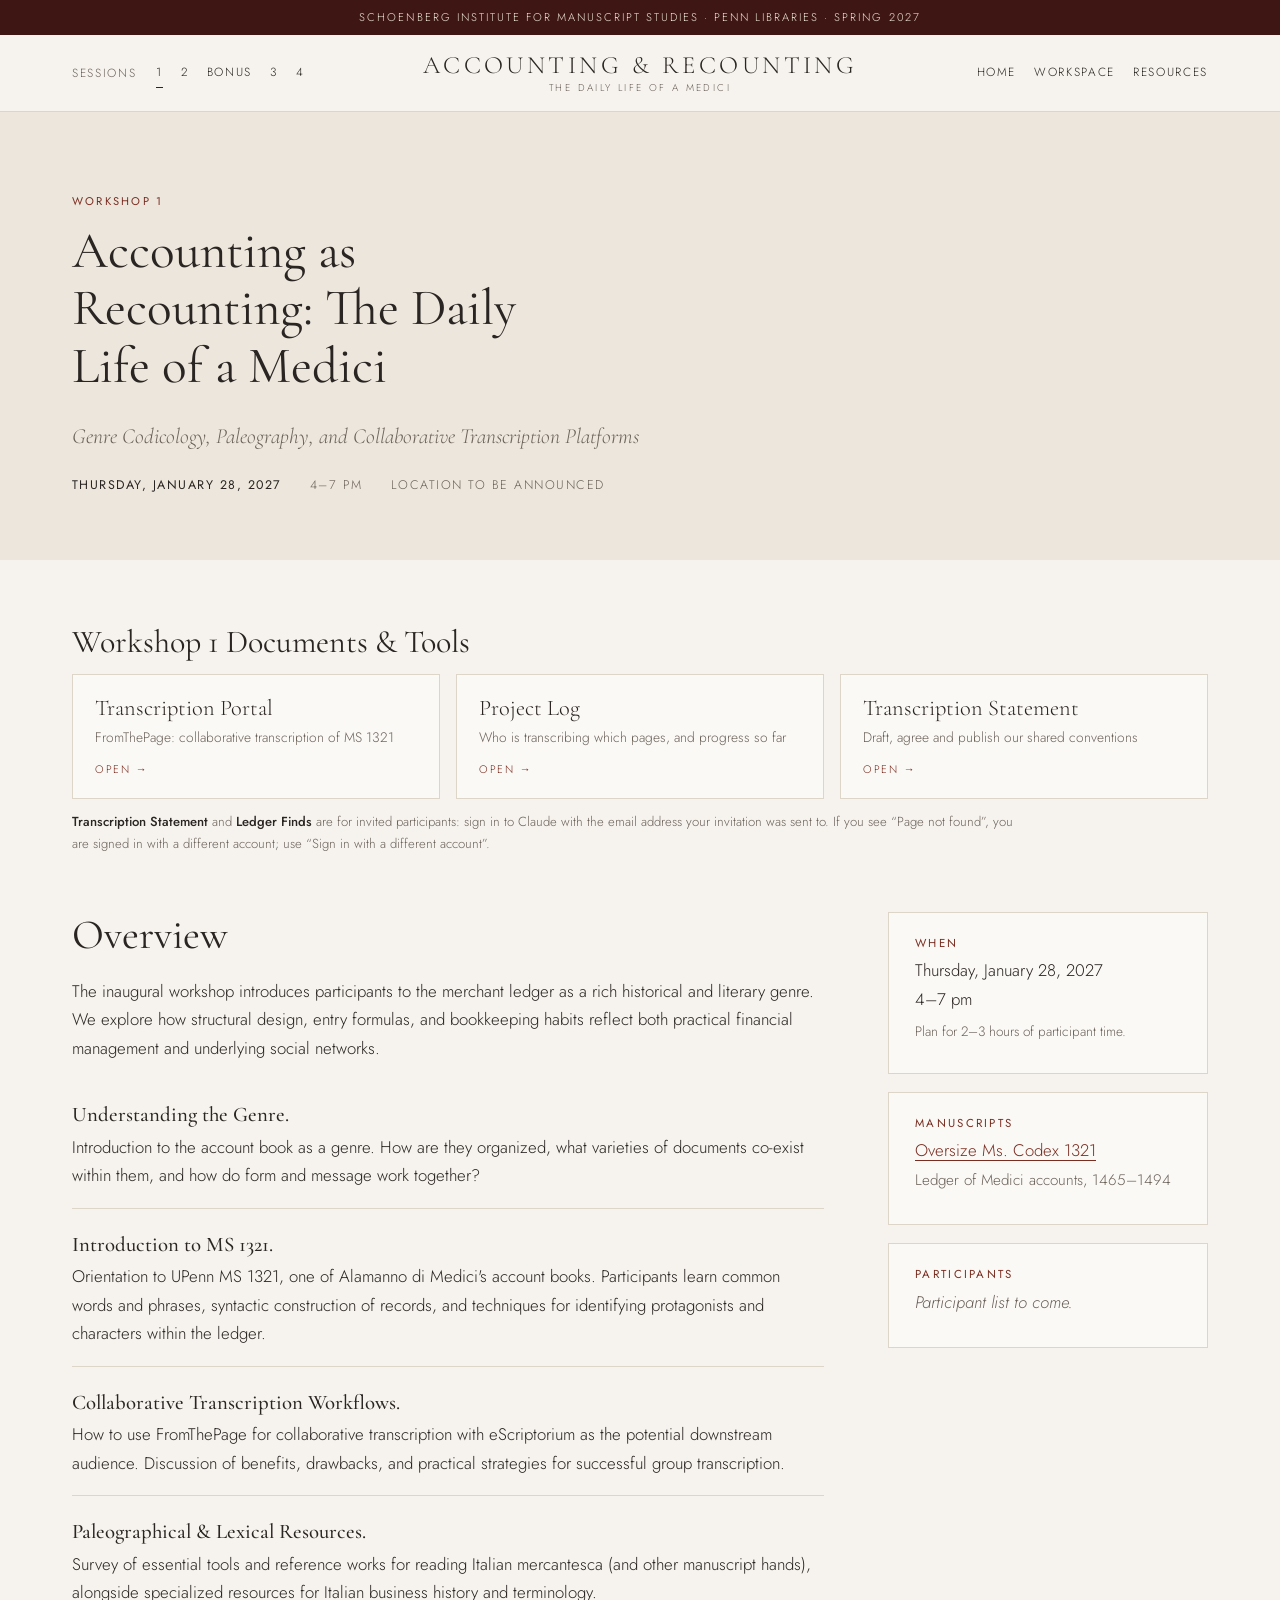
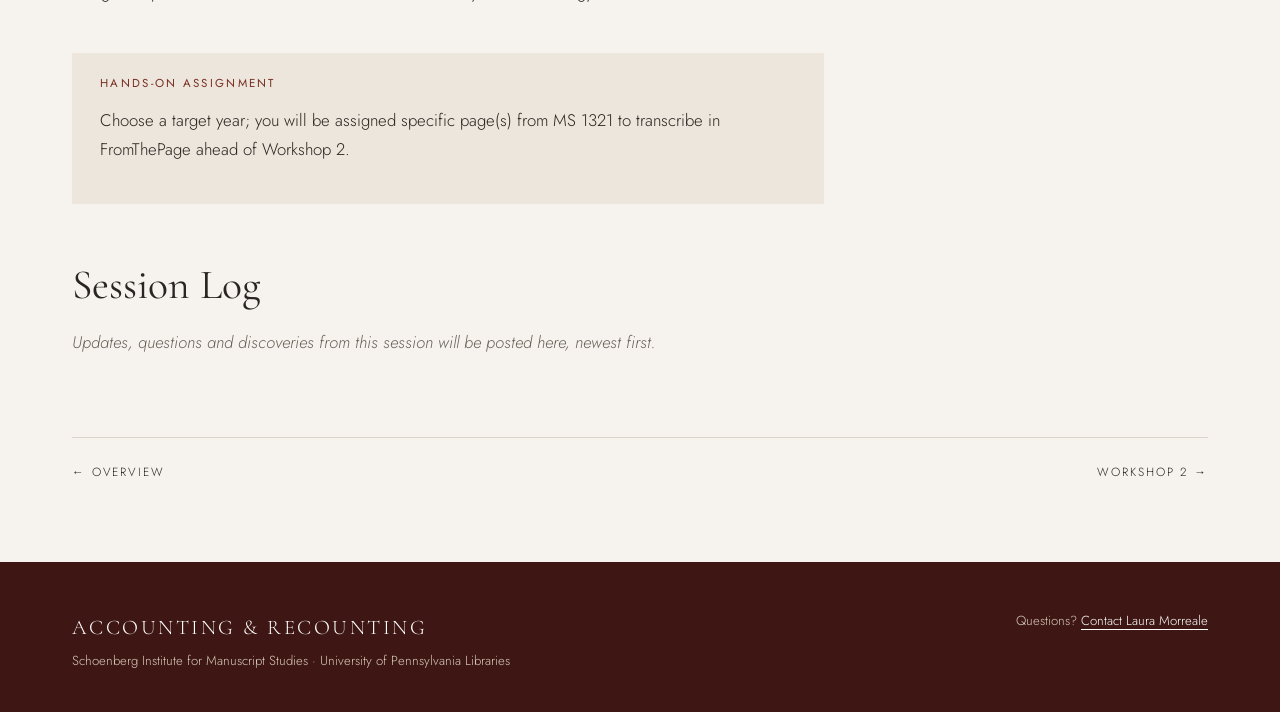
<file: session-1.html>
<!doctype html>
<html lang="en">
<head>
<meta charset="utf-8">
<meta name="viewport" content="width=device-width, initial-scale=1">
<title>Workshop 1 · Accounting and Recounting</title>
<meta name="description" content="Accounting and Recounting: The Daily Life of a Medici. A four-part digital humanities workshop series at the Schoenberg Institute for Manuscript Studies, Penn Libraries, spring 2027.">
<link rel="preconnect" href="https://fonts.googleapis.com">
<link rel="preconnect" href="https://fonts.gstatic.com" crossorigin>
<link href="https://fonts.googleapis.com/css2?family=Cormorant+Garamond:ital,wght@0,400;0,500;1,400&family=Jost:wght@300;400;500&display=swap" rel="stylesheet">
<link rel="stylesheet" href="assets/style.css">
<script src="assets/config.js"></script>
</head>
<body>
<div class="announce">Schoenberg Institute for Manuscript Studies · Penn Libraries · Spring 2027</div>
<header class="site-header">
  <div class="bar">
    <nav class="nav nav-left" id="site-nav" aria-label="Sessions"><span class="nav-label">Sessions</span><a href="session-1.html" aria-current="page" title="Session 1" aria-label="Session 1">1</a><a href="session-2.html" title="Session 2" aria-label="Session 2">2</a><a href="bonus.html" title="Bonus meeting" aria-label="Bonus meeting">Bonus</a><a href="session-3.html" title="Session 3" aria-label="Session 3">3</a><a href="session-4.html" title="Session 4" aria-label="Session 4">4</a></nav>
    <a class="brand" href="index.html">Accounting &amp; Recounting<small>The Daily Life of a Medici</small></a>
    <nav class="nav nav-right" aria-label="Site"><a href="index.html">Home</a><a href="workspace.html">Workspace</a><a href="resources.html">Resources</a></nav>
    <button class="nav-toggle" aria-expanded="false" aria-controls="site-nav">Menu</button>
  </div>
</header>
<section class="hero"><div class="wrap">
  <div>
    <p class="eyebrow">Workshop 1</p>
    <h1>Accounting as Recounting: The Daily Life of a Medici</h1>
    <p class="lede"><em>Genre Codicology, Paleography, and Collaborative Transcription Platforms</em></p>
    <ul class="meta-row"><li><strong>Thursday, January 28, 2027</strong></li><li>4–7 pm</li><li>Location to be announced</li></ul>
  </div>
</div></section>
<main><div class="wrap">

<section class="docs" aria-labelledby="docs-h">
  <h2 id="docs-h">Workshop 1 Documents &amp; Tools</h2>
  <div class="tools"><a class="tool-btn" data-link="fromthepage"><span class="label">Transcription Portal</span><span class="desc">FromThePage: collaborative transcription of MS 1321</span><span class="status">Open &rarr;</span></a><a class="tool-btn" data-link="projectLog"><span class="label">Project Log</span><span class="desc">Who is transcribing which pages, and progress so far</span><span class="status">Open &rarr;</span></a><a class="tool-btn" data-link="transcriptionStatement"><span class="label">Transcription Statement</span><span class="desc">Draft, agree and publish our shared conventions</span><span class="status">Open &rarr;</span></a></div>
<p class="tools-note"><strong>Transcription Statement</strong> and <strong>Ledger Finds</strong> are for invited participants: sign in to Claude with the email address your invitation was sent to. If you see “Page not found”, you are signed in with a different account; use “Sign in with a different account”.</p>
</section>

<div class="layout">
  <div>
    <h2>Overview</h2>
    <p>The inaugural workshop introduces participants to the merchant ledger as a rich historical and literary genre. We explore how structural design, entry formulas, and bookkeeping habits reflect both practical financial management and underlying social networks.</p>
    <ul class="topics"><li><strong>Understanding the Genre.</strong> Introduction to the account book as a genre. How are they organized, what varieties of documents co-exist within them, and how do form and message work together?</li><li><strong>Introduction to MS 1321.</strong> Orientation to UPenn MS 1321, one of Alamanno di Medici's account books. Participants learn common words and phrases, syntactic construction of records, and techniques for identifying protagonists and characters within the ledger.</li><li><strong>Collaborative Transcription Workflows.</strong> How to use FromThePage for collaborative transcription with eScriptorium as the potential downstream audience. Discussion of benefits, drawbacks, and practical strategies for successful group transcription.</li><li><strong>Paleographical &amp; Lexical Resources.</strong> Survey of essential tools and reference works for reading Italian mercantesca (and other manuscript hands), alongside specialized resources for Italian business history and terminology.</li></ul>
    <div class="assignment"><h3>Hands-on assignment</h3><p>Choose a target year; you will be assigned specific page(s) from MS 1321 to transcribe in FromThePage ahead of Workshop 2.</p></div>
    

    <h2>Session Log</h2>
    <p class="placeholder">Updates, questions and discoveries from this session will be posted here, newest first.</p>
    <!--
      To add an update, copy this block and fill it in (newest at the top):
      <article class="log-entry">
        <time datetime="2027-01-30">Saturday, January 30</time>
        <h3>Title of the update</h3>
        <p class="by">Posted by Name</p>
        <p>Text of the update. Add images with <img src="assets/your-image.jpg" alt="description">.</p>
      </article>
    -->
  </div>
  <aside>
    <div class="card">
      <h3>When</h3>
      <p>Thursday, January 28, 2027<br>4–7 pm</p>
      <p style="font-family:var(--sans);font-size:.85rem;color:var(--ink-soft)">Plan for 2–3 hours of participant time.</p>
    </div>
    <div class="card">
      <h3>Manuscripts</h3>
      <p><a data-link="colenda1321">Oversize Ms. Codex 1321</a><br><span class="placeholder" style="font-style:normal;font-size:.95rem">Ledger of Medici accounts, 1465–1494</span></p>
    </div>
    <div class="card">
      <h3>Participants</h3>
      <p class="placeholder">Participant list to come.</p>
    </div>
  </aside>
</div>
<nav class="pager"><a href="index.html">&larr; Overview</a><a href="session-2.html">Workshop 2 &rarr;</a></nav>

</div></main>
<footer class="site-footer">
  <div class="wrap">
    <div><span class="footer-brand">Accounting &amp; Recounting</span>Schoenberg Institute for Manuscript Studies · University of Pennsylvania Libraries</div>
    <div>Questions? <a data-link="contactEmail">Contact Laura Morreale</a></div>
  </div>
</footer>
</body>
</html>
</file>
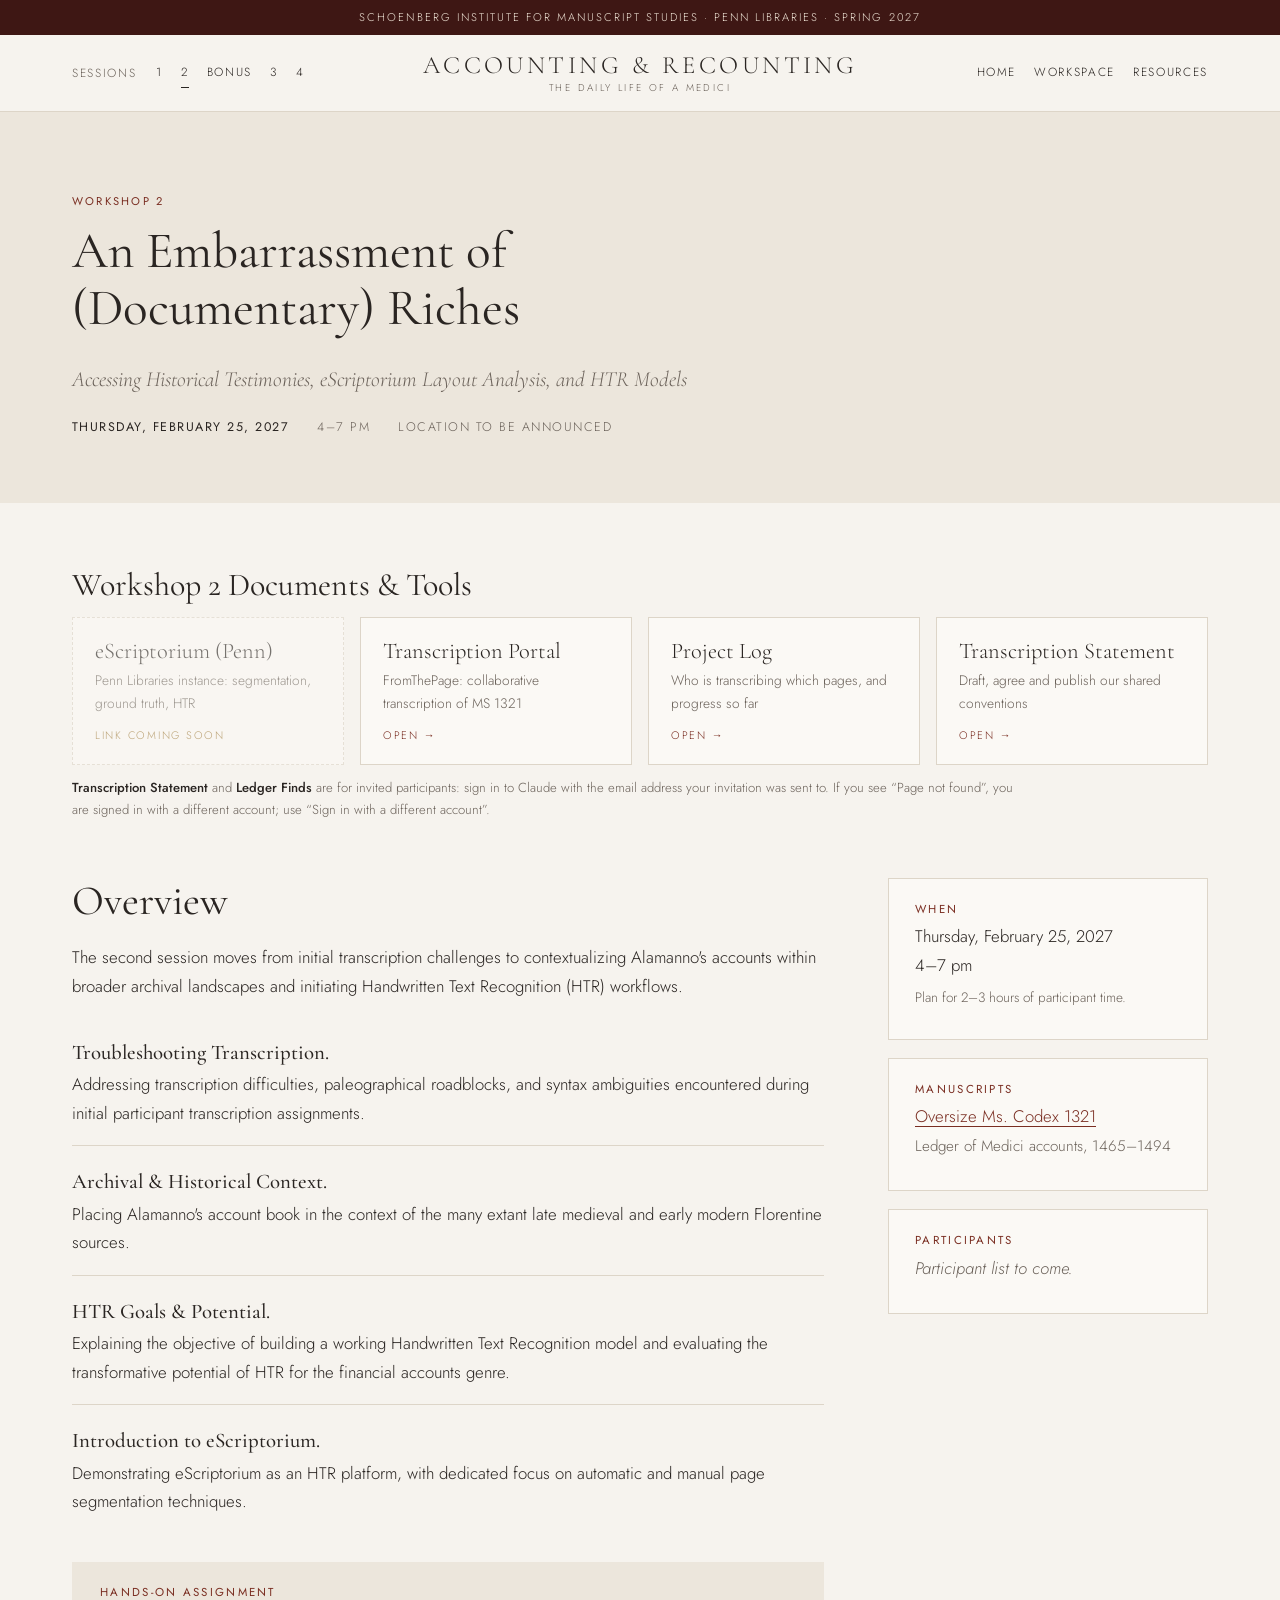
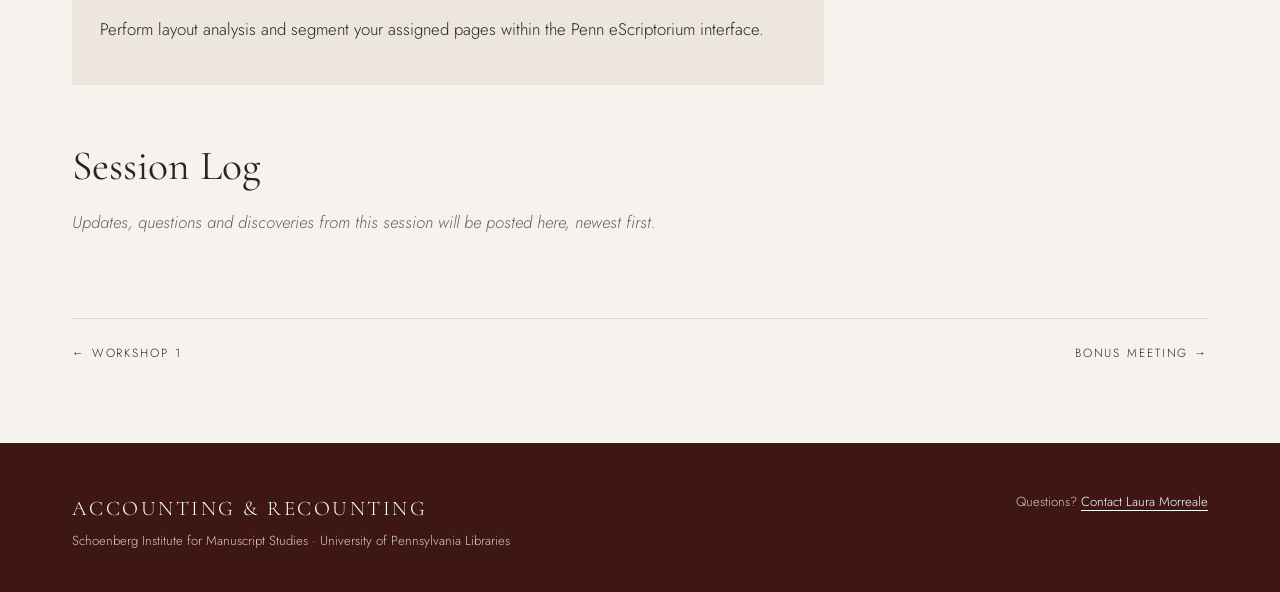
<file: session-2.html>
<!doctype html>
<html lang="en">
<head>
<meta charset="utf-8">
<meta name="viewport" content="width=device-width, initial-scale=1">
<title>Workshop 2 · Accounting and Recounting</title>
<meta name="description" content="Accounting and Recounting: The Daily Life of a Medici. A four-part digital humanities workshop series at the Schoenberg Institute for Manuscript Studies, Penn Libraries, spring 2027.">
<link rel="preconnect" href="https://fonts.googleapis.com">
<link rel="preconnect" href="https://fonts.gstatic.com" crossorigin>
<link href="https://fonts.googleapis.com/css2?family=Cormorant+Garamond:ital,wght@0,400;0,500;1,400&family=Jost:wght@300;400;500&display=swap" rel="stylesheet">
<link rel="stylesheet" href="assets/style.css">
<script src="assets/config.js"></script>
</head>
<body>
<div class="announce">Schoenberg Institute for Manuscript Studies · Penn Libraries · Spring 2027</div>
<header class="site-header">
  <div class="bar">
    <nav class="nav nav-left" id="site-nav" aria-label="Sessions"><span class="nav-label">Sessions</span><a href="session-1.html" title="Session 1" aria-label="Session 1">1</a><a href="session-2.html" aria-current="page" title="Session 2" aria-label="Session 2">2</a><a href="bonus.html" title="Bonus meeting" aria-label="Bonus meeting">Bonus</a><a href="session-3.html" title="Session 3" aria-label="Session 3">3</a><a href="session-4.html" title="Session 4" aria-label="Session 4">4</a></nav>
    <a class="brand" href="index.html">Accounting &amp; Recounting<small>The Daily Life of a Medici</small></a>
    <nav class="nav nav-right" aria-label="Site"><a href="index.html">Home</a><a href="workspace.html">Workspace</a><a href="resources.html">Resources</a></nav>
    <button class="nav-toggle" aria-expanded="false" aria-controls="site-nav">Menu</button>
  </div>
</header>
<section class="hero"><div class="wrap">
  <div>
    <p class="eyebrow">Workshop 2</p>
    <h1>An Embarrassment of (Documentary) Riches</h1>
    <p class="lede"><em>Accessing Historical Testimonies, eScriptorium Layout Analysis, and HTR Models</em></p>
    <ul class="meta-row"><li><strong>Thursday, February 25, 2027</strong></li><li>4–7 pm</li><li>Location to be announced</li></ul>
  </div>
</div></section>
<main><div class="wrap">

<section class="docs" aria-labelledby="docs-h">
  <h2 id="docs-h">Workshop 2 Documents &amp; Tools</h2>
  <div class="tools"><a class="tool-btn" data-link="escriptorium"><span class="label">eScriptorium (Penn)</span><span class="desc">Penn Libraries instance: segmentation, ground truth, HTR</span><span class="status">Open &rarr;</span></a><a class="tool-btn" data-link="fromthepage"><span class="label">Transcription Portal</span><span class="desc">FromThePage: collaborative transcription of MS 1321</span><span class="status">Open &rarr;</span></a><a class="tool-btn" data-link="projectLog"><span class="label">Project Log</span><span class="desc">Who is transcribing which pages, and progress so far</span><span class="status">Open &rarr;</span></a><a class="tool-btn" data-link="transcriptionStatement"><span class="label">Transcription Statement</span><span class="desc">Draft, agree and publish our shared conventions</span><span class="status">Open &rarr;</span></a></div>
<p class="tools-note"><strong>Transcription Statement</strong> and <strong>Ledger Finds</strong> are for invited participants: sign in to Claude with the email address your invitation was sent to. If you see “Page not found”, you are signed in with a different account; use “Sign in with a different account”.</p>
</section>

<div class="layout">
  <div>
    <h2>Overview</h2>
    <p>The second session moves from initial transcription challenges to contextualizing Alamanno's accounts within broader archival landscapes and initiating Handwritten Text Recognition (HTR) workflows.</p>
    <ul class="topics"><li><strong>Troubleshooting Transcription.</strong> Addressing transcription difficulties, paleographical roadblocks, and syntax ambiguities encountered during initial participant transcription assignments.</li><li><strong>Archival &amp; Historical Context.</strong> Placing Alamanno's account book in the context of the many extant late medieval and early modern Florentine sources.</li><li><strong>HTR Goals &amp; Potential.</strong> Explaining the objective of building a working Handwritten Text Recognition model and evaluating the transformative potential of HTR for the financial accounts genre.</li><li><strong>Introduction to eScriptorium.</strong> Demonstrating eScriptorium as an HTR platform, with dedicated focus on automatic and manual page segmentation techniques.</li></ul>
    <div class="assignment"><h3>Hands-on assignment</h3><p>Perform layout analysis and segment your assigned pages within the Penn eScriptorium interface.</p></div>
    

    <h2>Session Log</h2>
    <p class="placeholder">Updates, questions and discoveries from this session will be posted here, newest first.</p>
    <!--
      To add an update, copy this block and fill it in (newest at the top):
      <article class="log-entry">
        <time datetime="2027-01-30">Saturday, January 30</time>
        <h3>Title of the update</h3>
        <p class="by">Posted by Name</p>
        <p>Text of the update. Add images with <img src="assets/your-image.jpg" alt="description">.</p>
      </article>
    -->
  </div>
  <aside>
    <div class="card">
      <h3>When</h3>
      <p>Thursday, February 25, 2027<br>4–7 pm</p>
      <p style="font-family:var(--sans);font-size:.85rem;color:var(--ink-soft)">Plan for 2–3 hours of participant time.</p>
    </div>
    <div class="card">
      <h3>Manuscripts</h3>
      <p><a data-link="colenda1321">Oversize Ms. Codex 1321</a><br><span class="placeholder" style="font-style:normal;font-size:.95rem">Ledger of Medici accounts, 1465–1494</span></p>
    </div>
    <div class="card">
      <h3>Participants</h3>
      <p class="placeholder">Participant list to come.</p>
    </div>
  </aside>
</div>
<nav class="pager"><a href="session-1.html">&larr; Workshop 1</a><a href="bonus.html">Bonus Meeting &rarr;</a></nav>

</div></main>
<footer class="site-footer">
  <div class="wrap">
    <div><span class="footer-brand">Accounting &amp; Recounting</span>Schoenberg Institute for Manuscript Studies · University of Pennsylvania Libraries</div>
    <div>Questions? <a data-link="contactEmail">Contact Laura Morreale</a></div>
  </div>
</footer>
</body>
</html>
</file>
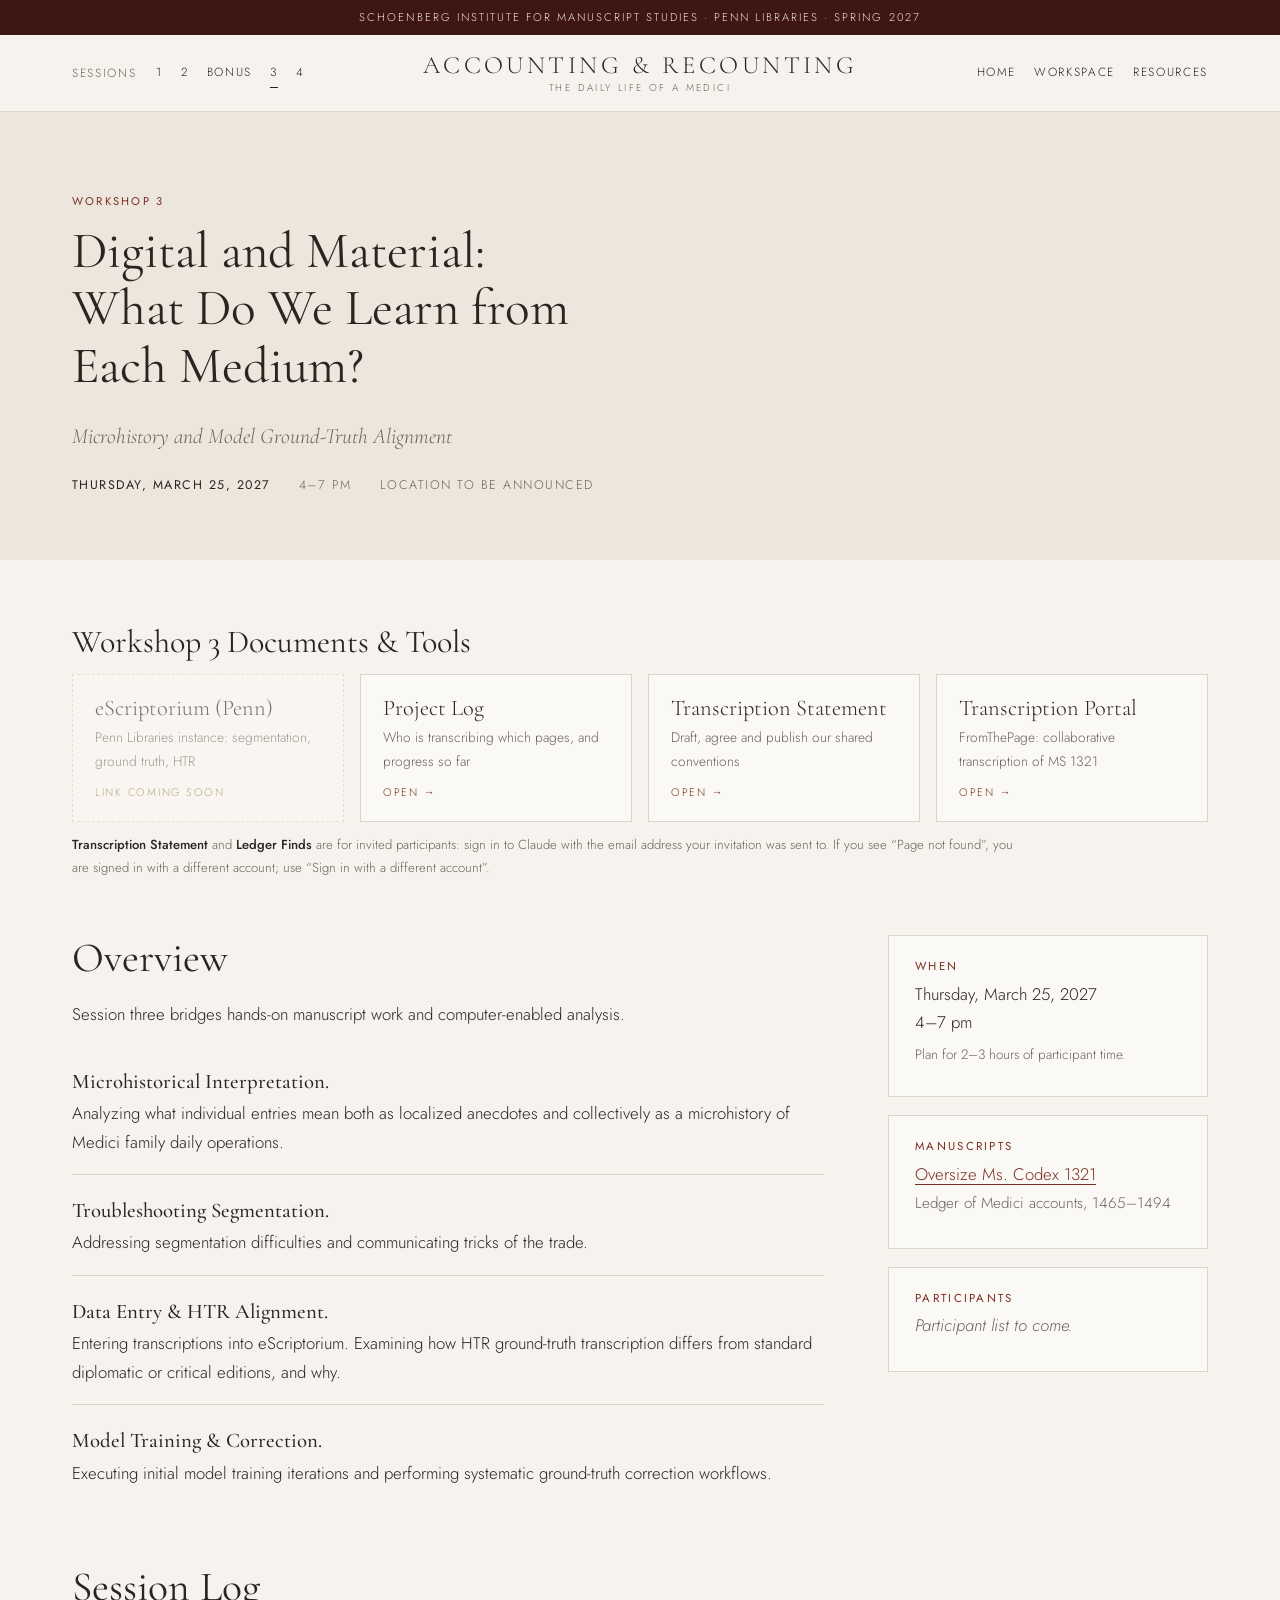
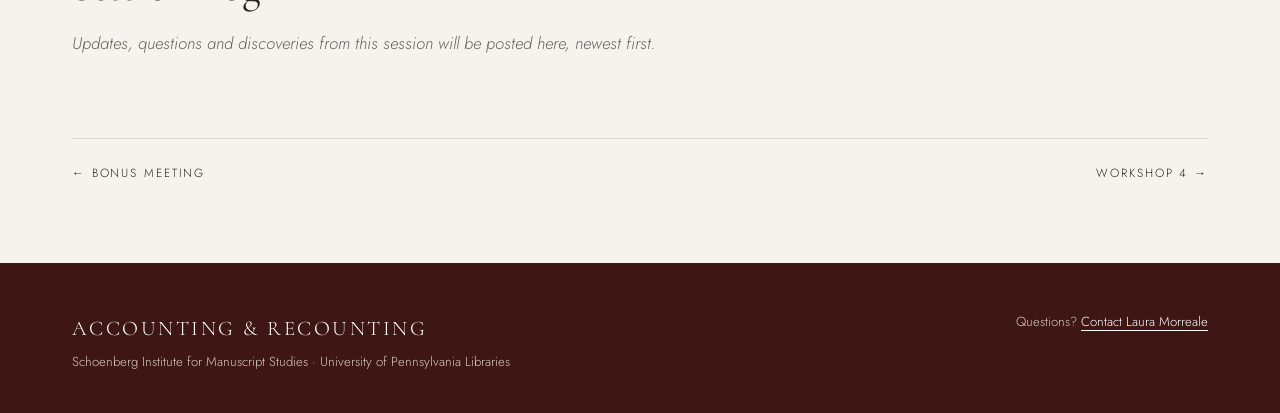
<file: session-3.html>
<!doctype html>
<html lang="en">
<head>
<meta charset="utf-8">
<meta name="viewport" content="width=device-width, initial-scale=1">
<title>Workshop 3 · Accounting and Recounting</title>
<meta name="description" content="Accounting and Recounting: The Daily Life of a Medici. A four-part digital humanities workshop series at the Schoenberg Institute for Manuscript Studies, Penn Libraries, spring 2027.">
<link rel="preconnect" href="https://fonts.googleapis.com">
<link rel="preconnect" href="https://fonts.gstatic.com" crossorigin>
<link href="https://fonts.googleapis.com/css2?family=Cormorant+Garamond:ital,wght@0,400;0,500;1,400&family=Jost:wght@300;400;500&display=swap" rel="stylesheet">
<link rel="stylesheet" href="assets/style.css">
<script src="assets/config.js"></script>
</head>
<body>
<div class="announce">Schoenberg Institute for Manuscript Studies · Penn Libraries · Spring 2027</div>
<header class="site-header">
  <div class="bar">
    <nav class="nav nav-left" id="site-nav" aria-label="Sessions"><span class="nav-label">Sessions</span><a href="session-1.html" title="Session 1" aria-label="Session 1">1</a><a href="session-2.html" title="Session 2" aria-label="Session 2">2</a><a href="bonus.html" title="Bonus meeting" aria-label="Bonus meeting">Bonus</a><a href="session-3.html" aria-current="page" title="Session 3" aria-label="Session 3">3</a><a href="session-4.html" title="Session 4" aria-label="Session 4">4</a></nav>
    <a class="brand" href="index.html">Accounting &amp; Recounting<small>The Daily Life of a Medici</small></a>
    <nav class="nav nav-right" aria-label="Site"><a href="index.html">Home</a><a href="workspace.html">Workspace</a><a href="resources.html">Resources</a></nav>
    <button class="nav-toggle" aria-expanded="false" aria-controls="site-nav">Menu</button>
  </div>
</header>
<section class="hero"><div class="wrap">
  <div>
    <p class="eyebrow">Workshop 3</p>
    <h1>Digital and Material: What Do We Learn from Each Medium?</h1>
    <p class="lede"><em>Microhistory and Model Ground-Truth Alignment</em></p>
    <ul class="meta-row"><li><strong>Thursday, March 25, 2027</strong></li><li>4–7 pm</li><li>Location to be announced</li></ul>
  </div>
</div></section>
<main><div class="wrap">

<section class="docs" aria-labelledby="docs-h">
  <h2 id="docs-h">Workshop 3 Documents &amp; Tools</h2>
  <div class="tools"><a class="tool-btn" data-link="escriptorium"><span class="label">eScriptorium (Penn)</span><span class="desc">Penn Libraries instance: segmentation, ground truth, HTR</span><span class="status">Open &rarr;</span></a><a class="tool-btn" data-link="projectLog"><span class="label">Project Log</span><span class="desc">Who is transcribing which pages, and progress so far</span><span class="status">Open &rarr;</span></a><a class="tool-btn" data-link="transcriptionStatement"><span class="label">Transcription Statement</span><span class="desc">Draft, agree and publish our shared conventions</span><span class="status">Open &rarr;</span></a><a class="tool-btn" data-link="fromthepage"><span class="label">Transcription Portal</span><span class="desc">FromThePage: collaborative transcription of MS 1321</span><span class="status">Open &rarr;</span></a></div>
<p class="tools-note"><strong>Transcription Statement</strong> and <strong>Ledger Finds</strong> are for invited participants: sign in to Claude with the email address your invitation was sent to. If you see “Page not found”, you are signed in with a different account; use “Sign in with a different account”.</p>
</section>

<div class="layout">
  <div>
    <h2>Overview</h2>
    <p>Session three bridges hands-on manuscript work and computer-enabled analysis.</p>
    <ul class="topics"><li><strong>Microhistorical Interpretation.</strong> Analyzing what individual entries mean both as localized anecdotes and collectively as a microhistory of Medici family daily operations.</li><li><strong>Troubleshooting Segmentation.</strong> Addressing segmentation difficulties and communicating tricks of the trade.</li><li><strong>Data Entry &amp; HTR Alignment.</strong> Entering transcriptions into eScriptorium. Examining how HTR ground-truth transcription differs from standard diplomatic or critical editions, and why.</li><li><strong>Model Training &amp; Correction.</strong> Executing initial model training iterations and performing systematic ground-truth correction workflows.</li></ul>
    
    

    <h2>Session Log</h2>
    <p class="placeholder">Updates, questions and discoveries from this session will be posted here, newest first.</p>
    <!--
      To add an update, copy this block and fill it in (newest at the top):
      <article class="log-entry">
        <time datetime="2027-01-30">Saturday, January 30</time>
        <h3>Title of the update</h3>
        <p class="by">Posted by Name</p>
        <p>Text of the update. Add images with <img src="assets/your-image.jpg" alt="description">.</p>
      </article>
    -->
  </div>
  <aside>
    <div class="card">
      <h3>When</h3>
      <p>Thursday, March 25, 2027<br>4–7 pm</p>
      <p style="font-family:var(--sans);font-size:.85rem;color:var(--ink-soft)">Plan for 2–3 hours of participant time.</p>
    </div>
    <div class="card">
      <h3>Manuscripts</h3>
      <p><a data-link="colenda1321">Oversize Ms. Codex 1321</a><br><span class="placeholder" style="font-style:normal;font-size:.95rem">Ledger of Medici accounts, 1465–1494</span></p>
    </div>
    <div class="card">
      <h3>Participants</h3>
      <p class="placeholder">Participant list to come.</p>
    </div>
  </aside>
</div>
<nav class="pager"><a href="bonus.html">&larr; Bonus Meeting</a><a href="session-4.html">Workshop 4 &rarr;</a></nav>

</div></main>
<footer class="site-footer">
  <div class="wrap">
    <div><span class="footer-brand">Accounting &amp; Recounting</span>Schoenberg Institute for Manuscript Studies · University of Pennsylvania Libraries</div>
    <div>Questions? <a data-link="contactEmail">Contact Laura Morreale</a></div>
  </div>
</footer>
</body>
</html>
</file>
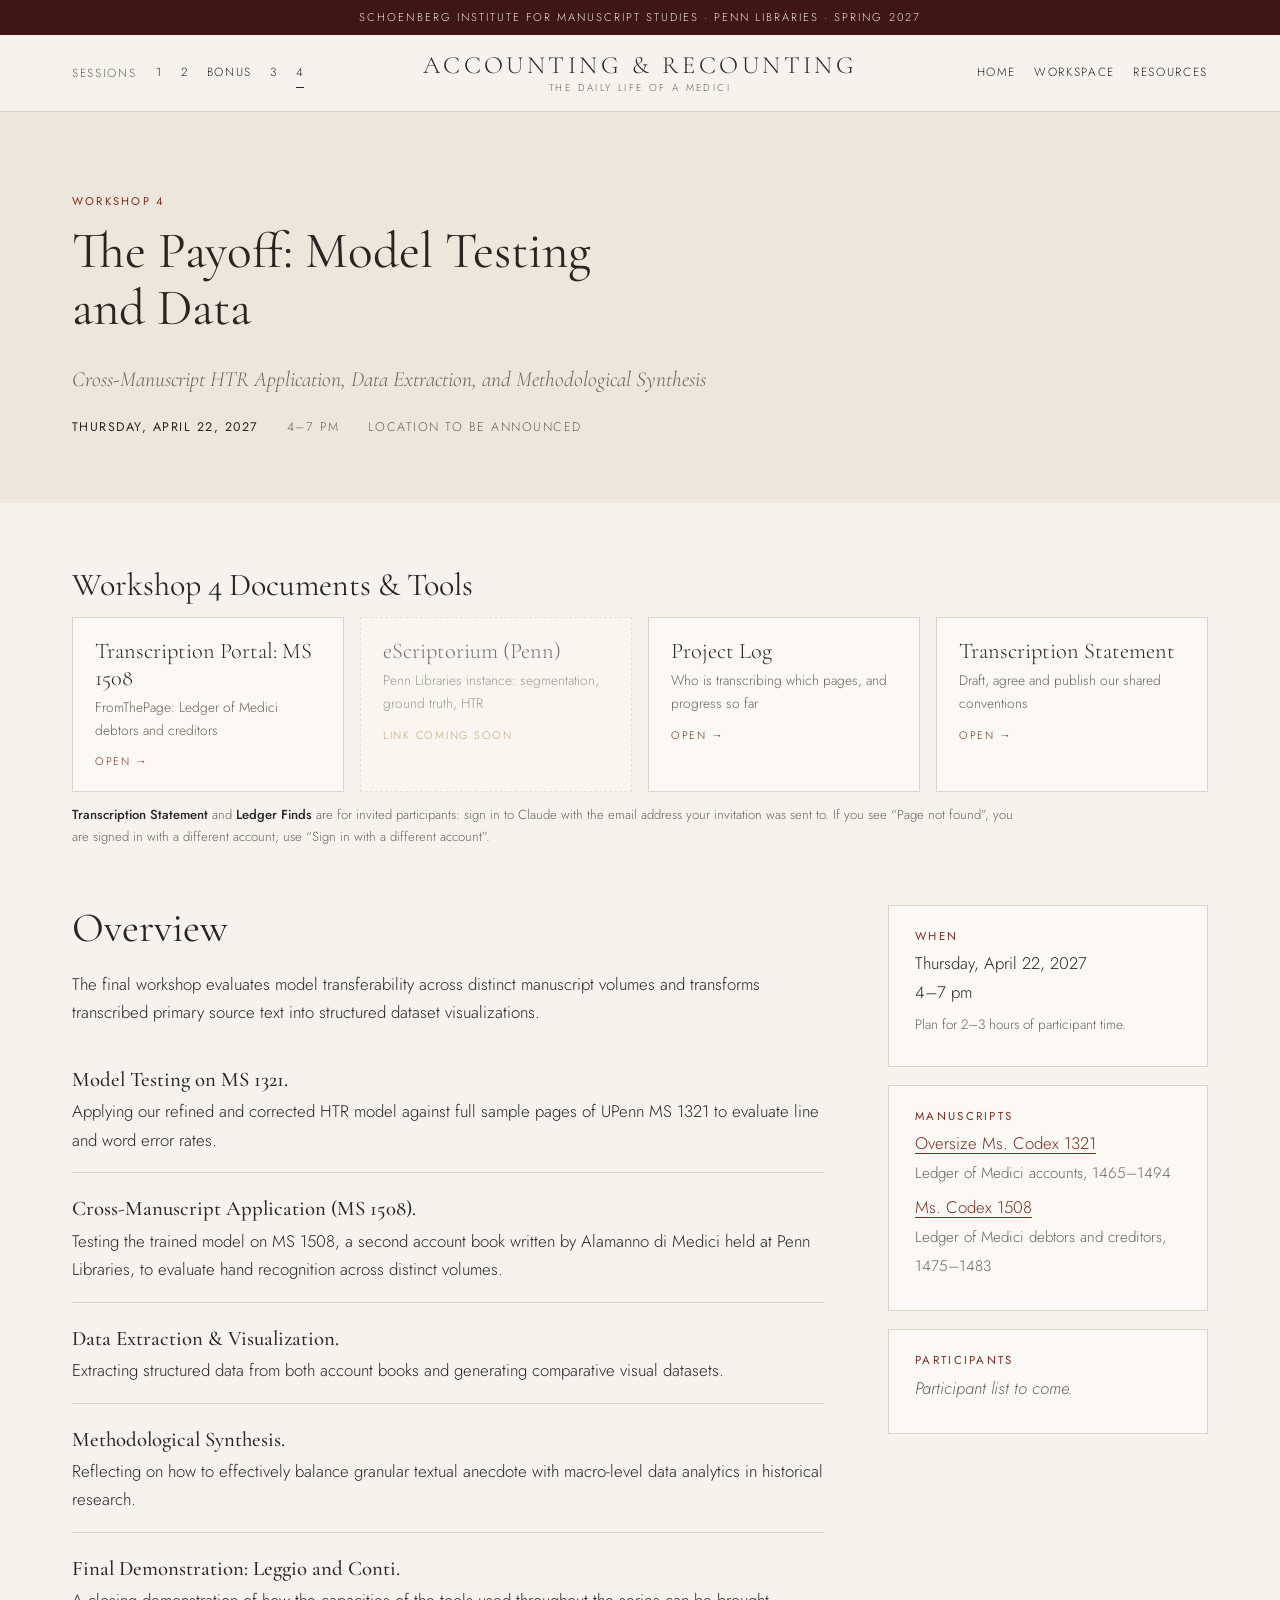
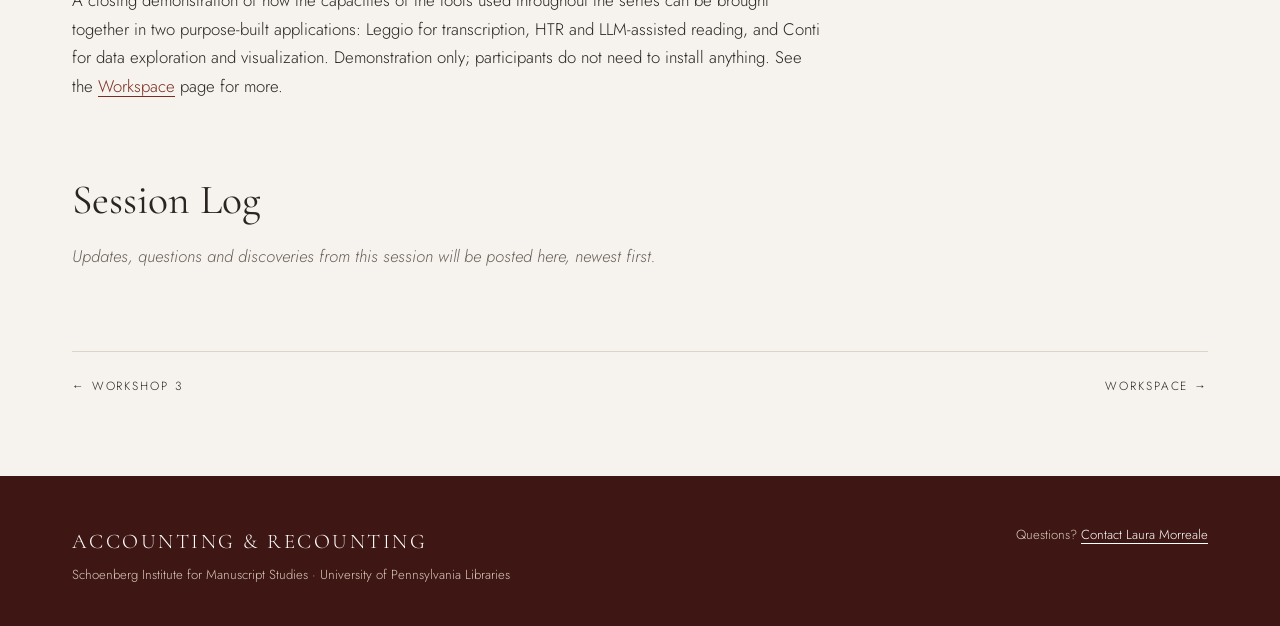
<file: session-4.html>
<!doctype html>
<html lang="en">
<head>
<meta charset="utf-8">
<meta name="viewport" content="width=device-width, initial-scale=1">
<title>Workshop 4 · Accounting and Recounting</title>
<meta name="description" content="Accounting and Recounting: The Daily Life of a Medici. A four-part digital humanities workshop series at the Schoenberg Institute for Manuscript Studies, Penn Libraries, spring 2027.">
<link rel="preconnect" href="https://fonts.googleapis.com">
<link rel="preconnect" href="https://fonts.gstatic.com" crossorigin>
<link href="https://fonts.googleapis.com/css2?family=Cormorant+Garamond:ital,wght@0,400;0,500;1,400&family=Jost:wght@300;400;500&display=swap" rel="stylesheet">
<link rel="stylesheet" href="assets/style.css">
<script src="assets/config.js"></script>
</head>
<body>
<div class="announce">Schoenberg Institute for Manuscript Studies · Penn Libraries · Spring 2027</div>
<header class="site-header">
  <div class="bar">
    <nav class="nav nav-left" id="site-nav" aria-label="Sessions"><span class="nav-label">Sessions</span><a href="session-1.html" title="Session 1" aria-label="Session 1">1</a><a href="session-2.html" title="Session 2" aria-label="Session 2">2</a><a href="bonus.html" title="Bonus meeting" aria-label="Bonus meeting">Bonus</a><a href="session-3.html" title="Session 3" aria-label="Session 3">3</a><a href="session-4.html" aria-current="page" title="Session 4" aria-label="Session 4">4</a></nav>
    <a class="brand" href="index.html">Accounting &amp; Recounting<small>The Daily Life of a Medici</small></a>
    <nav class="nav nav-right" aria-label="Site"><a href="index.html">Home</a><a href="workspace.html">Workspace</a><a href="resources.html">Resources</a></nav>
    <button class="nav-toggle" aria-expanded="false" aria-controls="site-nav">Menu</button>
  </div>
</header>
<section class="hero"><div class="wrap">
  <div>
    <p class="eyebrow">Workshop 4</p>
    <h1>The Payoff: Model Testing and Data</h1>
    <p class="lede"><em>Cross-Manuscript HTR Application, Data Extraction, and Methodological Synthesis</em></p>
    <ul class="meta-row"><li><strong>Thursday, April 22, 2027</strong></li><li>4–7 pm</li><li>Location to be announced</li></ul>
  </div>
</div></section>
<main><div class="wrap">

<section class="docs" aria-labelledby="docs-h">
  <h2 id="docs-h">Workshop 4 Documents &amp; Tools</h2>
  <div class="tools"><a class="tool-btn" data-link="fromthepage1508"><span class="label">Transcription Portal: MS 1508</span><span class="desc">FromThePage: Ledger of Medici debtors and creditors</span><span class="status">Open &rarr;</span></a><a class="tool-btn" data-link="escriptorium"><span class="label">eScriptorium (Penn)</span><span class="desc">Penn Libraries instance: segmentation, ground truth, HTR</span><span class="status">Open &rarr;</span></a><a class="tool-btn" data-link="projectLog"><span class="label">Project Log</span><span class="desc">Who is transcribing which pages, and progress so far</span><span class="status">Open &rarr;</span></a><a class="tool-btn" data-link="transcriptionStatement"><span class="label">Transcription Statement</span><span class="desc">Draft, agree and publish our shared conventions</span><span class="status">Open &rarr;</span></a></div>
<p class="tools-note"><strong>Transcription Statement</strong> and <strong>Ledger Finds</strong> are for invited participants: sign in to Claude with the email address your invitation was sent to. If you see “Page not found”, you are signed in with a different account; use “Sign in with a different account”.</p>
</section>

<div class="layout">
  <div>
    <h2>Overview</h2>
    <p>The final workshop evaluates model transferability across distinct manuscript volumes and transforms transcribed primary source text into structured dataset visualizations.</p>
    <ul class="topics"><li><strong>Model Testing on MS 1321.</strong> Applying our refined and corrected HTR model against full sample pages of UPenn MS 1321 to evaluate line and word error rates.</li><li><strong>Cross-Manuscript Application (MS 1508).</strong> Testing the trained model on MS 1508, a second account book written by Alamanno di Medici held at Penn Libraries, to evaluate hand recognition across distinct volumes.</li><li><strong>Data Extraction &amp; Visualization.</strong> Extracting structured data from both account books and generating comparative visual datasets.</li><li><strong>Methodological Synthesis.</strong> Reflecting on how to effectively balance granular textual anecdote with macro-level data analytics in historical research.</li><li><strong>Final Demonstration: Leggio and Conti.</strong> A closing demonstration of how the capacities of the tools used throughout the series can be brought together in two purpose-built applications: Leggio for transcription, HTR and LLM-assisted reading, and Conti for data exploration and visualization. Demonstration only; participants do not need to install anything. See the <a href="workspace.html">Workspace</a> page for more.</li></ul>
    
    

    <h2>Session Log</h2>
    <p class="placeholder">Updates, questions and discoveries from this session will be posted here, newest first.</p>
    <!--
      To add an update, copy this block and fill it in (newest at the top):
      <article class="log-entry">
        <time datetime="2027-01-30">Saturday, January 30</time>
        <h3>Title of the update</h3>
        <p class="by">Posted by Name</p>
        <p>Text of the update. Add images with <img src="assets/your-image.jpg" alt="description">.</p>
      </article>
    -->
  </div>
  <aside>
    <div class="card">
      <h3>When</h3>
      <p>Thursday, April 22, 2027<br>4–7 pm</p>
      <p style="font-family:var(--sans);font-size:.85rem;color:var(--ink-soft)">Plan for 2–3 hours of participant time.</p>
    </div>
    <div class="card">
      <h3>Manuscripts</h3>
      <p><a data-link="colenda1321">Oversize Ms. Codex 1321</a><br><span class="placeholder" style="font-style:normal;font-size:.95rem">Ledger of Medici accounts, 1465–1494</span></p><p><a data-link="colenda1508">Ms. Codex 1508</a><br><span class="placeholder" style="font-style:normal;font-size:.95rem">Ledger of Medici debtors and creditors, 1475–1483</span></p>
    </div>
    <div class="card">
      <h3>Participants</h3>
      <p class="placeholder">Participant list to come.</p>
    </div>
  </aside>
</div>
<nav class="pager"><a href="session-3.html">&larr; Workshop 3</a><a href="workspace.html">Workspace &rarr;</a></nav>

</div></main>
<footer class="site-footer">
  <div class="wrap">
    <div><span class="footer-brand">Accounting &amp; Recounting</span>Schoenberg Institute for Manuscript Studies · University of Pennsylvania Libraries</div>
    <div>Questions? <a data-link="contactEmail">Contact Laura Morreale</a></div>
  </div>
</footer>
</body>
</html>
</file>
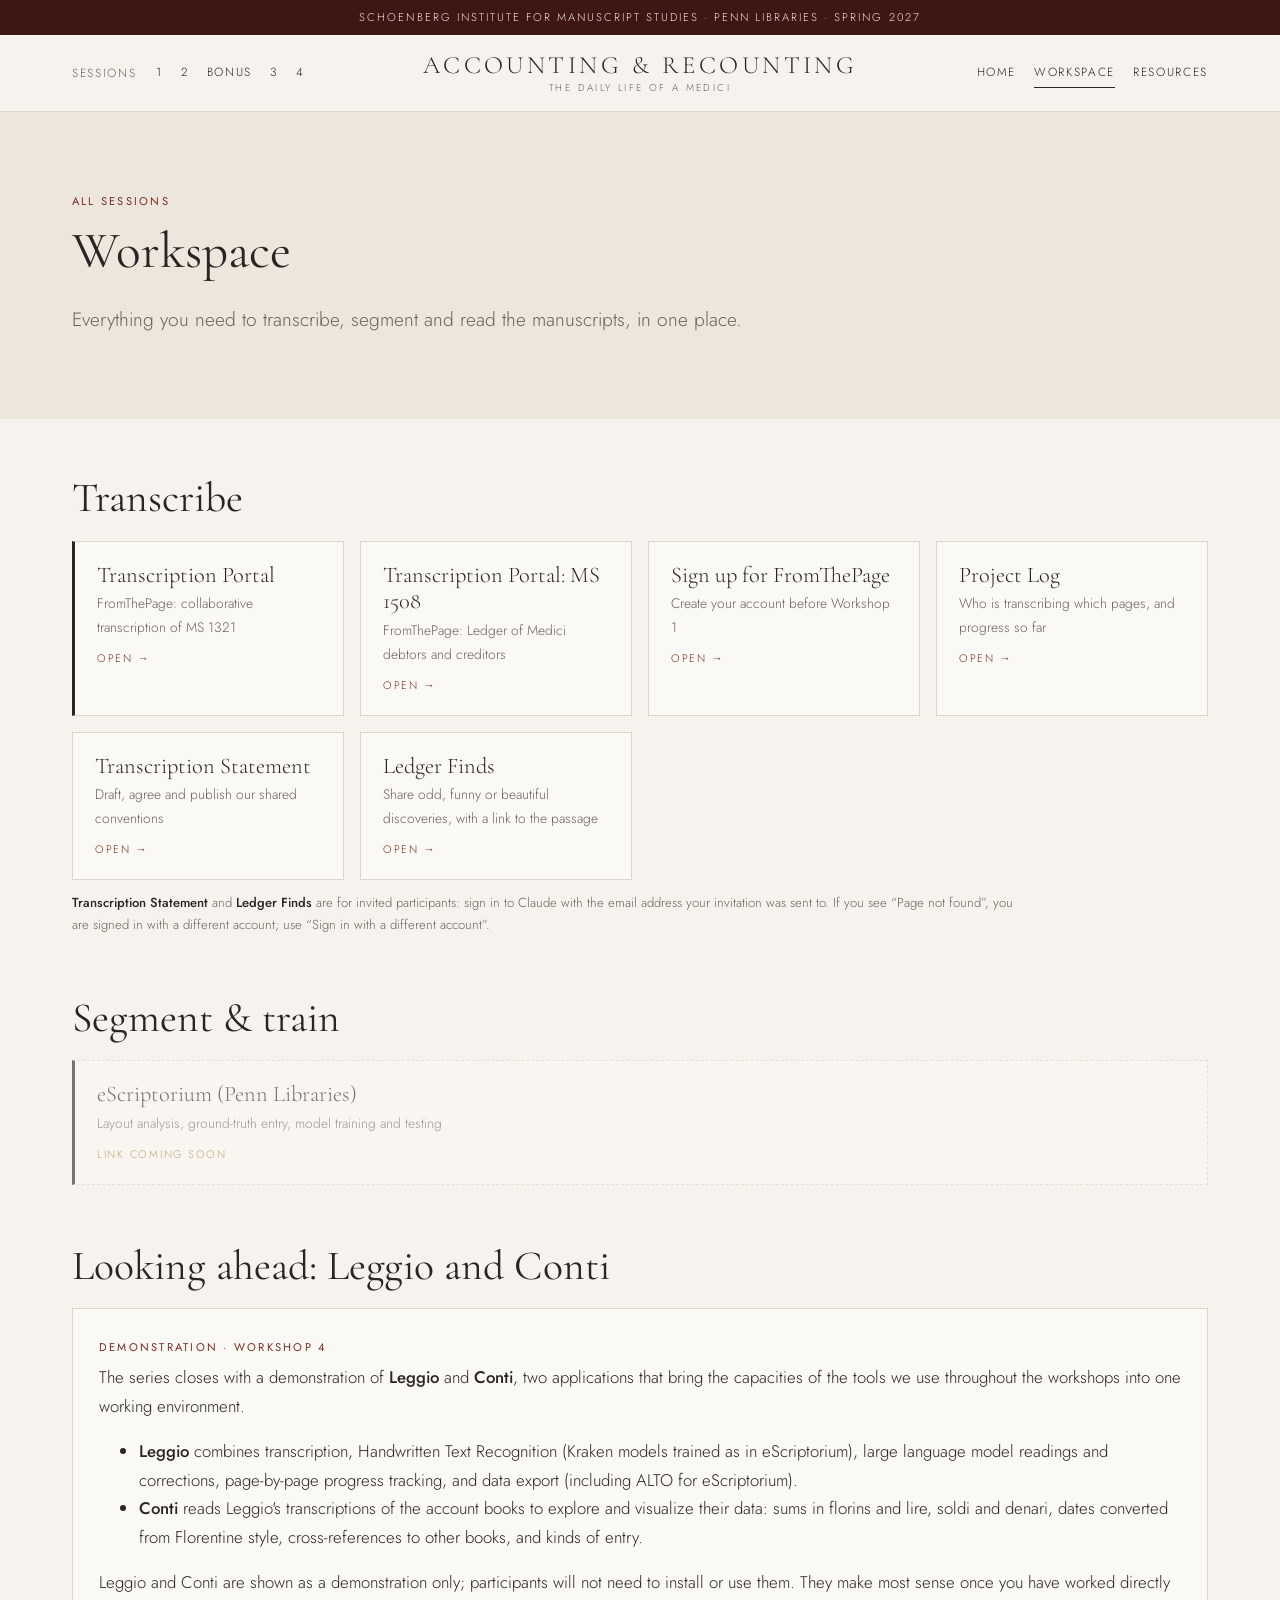
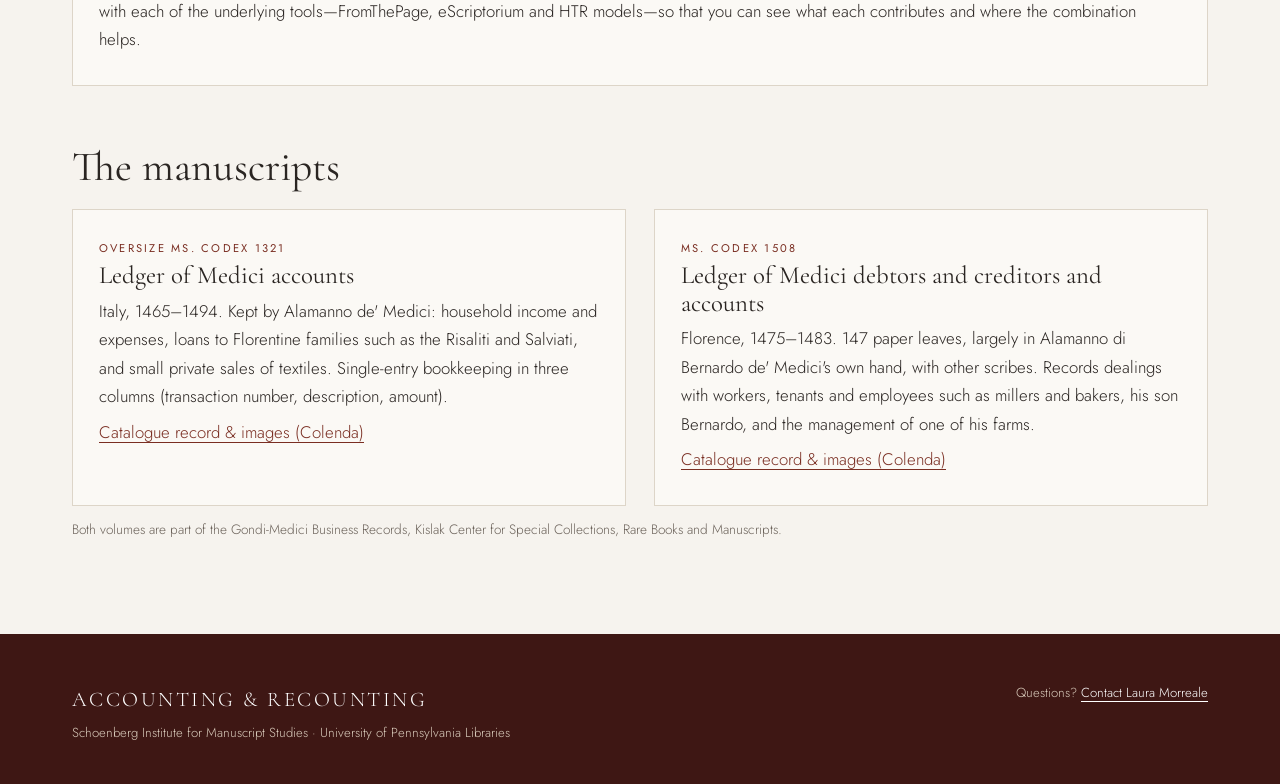
<file: workspace.html>
<!doctype html>
<html lang="en">
<head>
<meta charset="utf-8">
<meta name="viewport" content="width=device-width, initial-scale=1">
<title>Workspace · Accounting and Recounting</title>
<meta name="description" content="Accounting and Recounting: The Daily Life of a Medici. A four-part digital humanities workshop series at the Schoenberg Institute for Manuscript Studies, Penn Libraries, spring 2027.">
<link rel="preconnect" href="https://fonts.googleapis.com">
<link rel="preconnect" href="https://fonts.gstatic.com" crossorigin>
<link href="https://fonts.googleapis.com/css2?family=Cormorant+Garamond:ital,wght@0,400;0,500;1,400&family=Jost:wght@300;400;500&display=swap" rel="stylesheet">
<link rel="stylesheet" href="assets/style.css">
<script src="assets/config.js"></script>
</head>
<body>
<div class="announce">Schoenberg Institute for Manuscript Studies · Penn Libraries · Spring 2027</div>
<header class="site-header">
  <div class="bar">
    <nav class="nav nav-left" id="site-nav" aria-label="Sessions"><span class="nav-label">Sessions</span><a href="session-1.html" title="Session 1" aria-label="Session 1">1</a><a href="session-2.html" title="Session 2" aria-label="Session 2">2</a><a href="bonus.html" title="Bonus meeting" aria-label="Bonus meeting">Bonus</a><a href="session-3.html" title="Session 3" aria-label="Session 3">3</a><a href="session-4.html" title="Session 4" aria-label="Session 4">4</a></nav>
    <a class="brand" href="index.html">Accounting &amp; Recounting<small>The Daily Life of a Medici</small></a>
    <nav class="nav nav-right" aria-label="Site"><a href="index.html">Home</a><a href="workspace.html" aria-current="page">Workspace</a><a href="resources.html">Resources</a></nav>
    <button class="nav-toggle" aria-expanded="false" aria-controls="site-nav">Menu</button>
  </div>
</header>

<section class="hero"><div class="wrap">
  <div>
    <p class="eyebrow">All sessions</p>
    <h1>Workspace</h1>
    <p class="lede">Everything you need to transcribe, segment and read the manuscripts, in one place.</p>
  </div>
</div></section>
<main><div class="wrap">

<h2>Transcribe</h2>
<div class="tools">
  <a class="tool-btn featured" data-link="fromthepage"><span class="label">Transcription Portal</span><span class="desc">FromThePage: collaborative transcription of MS 1321</span><span class="status">Open &rarr;</span></a>
  <a class="tool-btn" data-link="fromthepage1508"><span class="label">Transcription Portal: MS 1508</span><span class="desc">FromThePage: Ledger of Medici debtors and creditors</span><span class="status">Open &rarr;</span></a>
  <a class="tool-btn" data-link="ftpSignup"><span class="label">Sign up for FromThePage</span><span class="desc">Create your account before Workshop 1</span><span class="status">Open &rarr;</span></a>
  <a class="tool-btn" data-link="projectLog"><span class="label">Project Log</span><span class="desc">Who is transcribing which pages, and progress so far</span><span class="status">Open &rarr;</span></a>
  <a class="tool-btn" data-link="transcriptionStatement"><span class="label">Transcription Statement</span><span class="desc">Draft, agree and publish our shared conventions</span><span class="status">Open &rarr;</span></a>
  <a class="tool-btn" data-link="ledgerFinds"><span class="label">Ledger Finds</span><span class="desc">Share odd, funny or beautiful discoveries, with a link to the passage</span><span class="status">Open &rarr;</span></a>
</div>
<p class="tools-note"><strong>Transcription Statement</strong> and <strong>Ledger Finds</strong> are for invited participants: sign in to Claude with the email address your invitation was sent to. If you see “Page not found”, you are signed in with a different account; use “Sign in with a different account”.</p>

<h2>Segment &amp; train</h2>
<div class="tools">
  <a class="tool-btn featured" data-link="escriptorium"><span class="label">eScriptorium (Penn Libraries)</span><span class="desc">Layout analysis, ground-truth entry, model training and testing</span><span class="status">Open &rarr;</span></a>
</div>

<h2>Looking ahead: Leggio and Conti</h2>
<div class="card">
  <p class="eyebrow">Demonstration · Workshop 4</p>
  <p>The series closes with a demonstration of <strong>Leggio</strong> and <strong>Conti</strong>, two applications that bring the capacities of the tools we use throughout the workshops into one working environment.</p>
  <ul>
    <li><strong>Leggio</strong> combines transcription, Handwritten Text Recognition (Kraken models trained as in eScriptorium), large language model readings and corrections, page-by-page progress tracking, and data export (including ALTO for eScriptorium).</li>
    <li><strong>Conti</strong> reads Leggio's transcriptions of the account books to explore and visualize their data: sums in florins and lire, soldi and denari, dates converted from Florentine style, cross-references to other books, and kinds of entry.</li>
  </ul>
  <p>Leggio and Conti are shown as a demonstration only; participants will not need to install or use them. They make most sense once you have worked directly with each of the underlying tools—FromThePage, eScriptorium and HTR models—so that you can see what each contributes and where the combination helps.</p>
</div>

<h2>The manuscripts</h2>
<div class="grid two">
  <div class="card">
    <p class="eyebrow">Oversize Ms. Codex 1321</p>
    <h3>Ledger of Medici accounts</h3>
    <p>Italy, 1465–1494. Kept by Alamanno de' Medici: household income and expenses, loans to Florentine families such as the Risaliti and Salviati, and small private sales of textiles. Single-entry bookkeeping in three columns (transaction number, description, amount).</p>
    <p><a data-link="colenda1321">Catalogue record &amp; images (Colenda)</a></p>
  </div>
  <div class="card">
    <p class="eyebrow">Ms. Codex 1508</p>
    <h3>Ledger of Medici debtors and creditors and accounts</h3>
    <p>Florence, 1475–1483. 147 paper leaves, largely in Alamanno di Bernardo de' Medici's own hand, with other scribes. Records dealings with workers, tenants and employees such as millers and bakers, his son Bernardo, and the management of one of his farms.</p>
    <p><a data-link="colenda1508">Catalogue record &amp; images (Colenda)</a></p>
  </div>
</div>
<p style="font-family:var(--sans);font-size:.85rem;color:var(--ink-soft);margin-top:12px">Both volumes are part of the Gondi-Medici Business Records, Kislak Center for Special Collections, Rare Books and Manuscripts.</p>

</div></main>
<footer class="site-footer">
  <div class="wrap">
    <div><span class="footer-brand">Accounting &amp; Recounting</span>Schoenberg Institute for Manuscript Studies · University of Pennsylvania Libraries</div>
    <div>Questions? <a data-link="contactEmail">Contact Laura Morreale</a></div>
  </div>
</footer>
</body>
</html>
</file>
<file: assets/style.css>
/* Accounting and Recounting: styles after the WordPress "Repose" theme:
   thin announcement bar, centred wordmark, full-bleed imagery, warm off-white,
   light display serif over a clean geometric sans, generous whitespace. */
:root {
  --paper: #f6f3ee;
  --band: #ece6dc;
  --card: #fbf9f5;
  --ink: #2a2522;
  --ink-soft: #6b625a;
  --rule: #ddd5c8;
  --oxblood: #3e1714;     /* announcement bar */
  --accent: #7a2e22;      /* rubric red, links & eyebrows */
  --gold: #9a7330;
  --serif: "Cormorant Garamond", "EB Garamond", Garamond, serif;
  --sans: "Jost", "Helvetica Neue", Arial, sans-serif;
  --max: 1200px;
  --text: 720px;
}
* { box-sizing: border-box; }
html { scroll-behavior: smooth; }
body {
  margin: 0; background: var(--paper); color: var(--ink);
  font-family: var(--sans); font-weight: 300; font-size: 1.05rem; line-height: 1.7;
}
a { color: var(--accent); text-underline-offset: 4px; text-decoration-thickness: 1px; }
a:hover { color: var(--ink); }
img { max-width: 100%; height: auto; display: block; }
.wrap { max-width: var(--max); margin: 0 auto; padding: 0 32px; }
@media (max-width: 600px) { .wrap { padding: 0 16px; } }
strong { font-weight: 500; }

/* ── announcement bar & header ─────────────── */
.announce { background: var(--oxblood); color: #efe4d6; text-align: center; font-size: .7rem;
  letter-spacing: .18em; text-transform: uppercase; padding: 8px 16px; }
.site-header { background: var(--paper); border-bottom: 1px solid var(--rule); position: relative; z-index: 20; }
.site-header .bar { max-width: var(--max); margin: 0 auto; padding: 0 32px; min-height: 76px;
  display: grid; grid-template-columns: 1fr auto 1fr; align-items: center; gap: 24px; }
.brand { grid-column: 2; text-align: center; color: var(--ink); text-decoration: none;
  font-family: var(--serif); font-size: 1.55rem; letter-spacing: .14em; text-transform: uppercase; line-height: 1.1; }
.brand small { display: block; font-family: var(--sans); font-size: .62rem; letter-spacing: .24em; color: var(--ink-soft); margin-top: 4px; }
.brand:hover { color: var(--accent); }
.nav { display: flex; flex-wrap: wrap; gap: 4px 18px; font-size: .74rem; letter-spacing: .14em; text-transform: uppercase; }
.nav-left { grid-column: 1; grid-row: 1; align-items: center; }
.nav-label { color: var(--ink-soft); margin-right: 2px; }
.nav-right { grid-column: 3; grid-row: 1; justify-content: flex-end; }
.nav a { color: var(--ink); text-decoration: none; padding: 4px 0; border-bottom: 1px solid transparent; }
.nav a:hover, .nav a[aria-current="page"] { border-bottom-color: var(--ink); color: var(--ink); }
.nav-toggle { display: none; grid-column: 3; justify-self: end; background: none; border: 1px solid var(--ink);
  color: var(--ink); font-family: var(--sans); font-size: .7rem; letter-spacing: .14em; text-transform: uppercase;
  padding: 7px 12px; border-radius: 99px; cursor: pointer; }
@media (max-width: 960px) {
  .site-header .bar { grid-template-columns: auto 1fr auto; padding: 12px 16px; min-height: 64px; }
  .brand { grid-column: 1 / 3; grid-row: 1; text-align: left; font-size: 1.15rem; }
  .nav-toggle { display: block; grid-row: 1; }
  .nav { display: none; grid-column: 1 / -1; flex-direction: column; align-items: stretch; justify-content: flex-start; gap: 0; }
  .nav-left { grid-row: 2; align-items: stretch; }
  .nav-right { grid-row: 3; }
  .nav a { padding: 12px 0; border-bottom: 1px solid var(--rule); }
  .nav-label { padding: 16px 0 4px; }
  .nav-left a:not([title^="Bonus"])::before { content: "Session "; }
  body.nav-open .nav { display: flex; }
}

/* ── type ─────────────────────────────────── */
h1, h2, h3 { font-family: var(--serif); font-weight: 400; line-height: 1.12; margin: 0 0 .45em; }
h1 { font-size: clamp(2.4rem, 5.5vw, 4rem); }
h2 { font-size: clamp(1.9rem, 3.4vw, 2.6rem); margin-top: 1.4em; }
h3 { font-size: 1.55rem; }
.eyebrow { font-family: var(--sans); text-transform: uppercase; letter-spacing: .2em; font-size: .7rem;
  color: var(--accent); margin: 0 0 12px; font-weight: 400; }
.lede { font-size: 1.2rem; color: var(--ink-soft); max-width: 46rem; }
.lede em { font-family: var(--serif); font-size: 1.35rem; }
.placeholder { color: var(--ink-soft); font-style: italic; }

/* ── full-bleed landing hero ───────────────── */
.hero-full { position: relative; min-height: min(86vh, 780px); display: flex; align-items: flex-end;
  color: #f8f2ea; overflow: hidden; background: #3a2a1e; }
.hero-full > img { position: absolute; inset: 0; width: 100%; height: 100%; object-fit: cover; object-position: 50% 48%; }
.hero-full::after { content: ""; position: absolute; inset: 0;
  background: linear-gradient(180deg, rgba(20,12,8,.05) 25%, rgba(20,12,8,.72) 100%); }
.hero-full .wrap { position: relative; z-index: 1; width: 100%; padding-top: 120px; padding-bottom: 64px; }
.hero-full .eyebrow { color: #efe0cc; }
.hero-full h1 { max-width: 15ch; color: #fff; }
.hero-full h1 em { font-style: italic; }
.hero-full .lede { color: #eadfd1; max-width: 38rem; font-size: 1.1rem; }
.hero-credit { position: absolute; z-index: 1; right: 16px; bottom: 12px; max-width: 420px; text-align: right;
  font-size: .68rem; letter-spacing: .04em; color: rgba(248,242,234,.82); line-height: 1.5; }
.hero-credit a { color: inherit; }
@media (max-width: 700px) {
  .hero-full { min-height: 88vh; }
  .hero-full .wrap { padding-bottom: 96px; }
  .hero-credit { left: 16px; right: 16px; text-align: left; max-width: none; }
}

/* pill buttons */
.btn { display: inline-block; margin-top: 10px; padding: 11px 22px; border-radius: 99px; background: #fff;
  color: var(--ink); text-decoration: none; font-size: .74rem; letter-spacing: .14em; text-transform: uppercase; }
.btn:hover { background: var(--ink); color: #fff; }
.btn.ghost { background: transparent; border: 1px solid currentColor; color: inherit; margin-left: 8px; }
.btn.ghost:hover { background: #fff; color: var(--ink); }
.btn.dark { background: var(--ink); color: #fff; }
.btn.dark:hover { background: var(--accent); }

/* ── sections ─────────────────────────────── */
main { padding: 0 0 80px; }
.section { padding: 88px 0 0; }
.section > .wrap > h2:first-child, .section h2.first { margin-top: 0; }
.section-head { text-align: center; max-width: 40rem; margin: 0 auto 40px; }
.section-head p { color: var(--ink-soft); }

/* split: image + text */
.split { display: grid; grid-template-columns: 1.05fr 1fr; gap: 64px; align-items: center; }
.split figure { margin: 0; }
.split figure img { width: 100%; max-height: 620px; object-fit: cover; }
.split .text { max-width: 34rem; }
figcaption { font-size: .74rem; color: var(--ink-soft); margin-top: 10px; letter-spacing: .02em; }
.text-link { font-size: .74rem; letter-spacing: .16em; text-transform: uppercase; color: var(--ink); }
@media (max-width: 860px) { .split { grid-template-columns: 1fr; gap: 32px; } }

/* warm band */
.band { background: var(--band); margin-top: 96px; padding: 80px 0; }
.band + .section { padding-top: 80px; }

/* ── grids & cards ─────────────────────────── */
.grid { display: grid; gap: 28px; }
.grid.two { grid-template-columns: repeat(auto-fit, minmax(300px, 1fr)); }
.grid.three { grid-template-columns: repeat(auto-fit, minmax(300px, 1fr)); }
.card { background: var(--card); border: 1px solid var(--rule); padding: 24px 26px; }
.card h3 { margin-bottom: .25em; }
.card p { margin: .4em 0; }
.band .card { background: var(--paper); border-color: transparent; text-align: center; }

.session-card { display: flex; flex-direction: column; text-decoration: none; color: var(--ink);
  background: var(--card); border: 1px solid var(--rule); padding: 30px 28px 26px; min-height: 230px;
  transition: background .2s, border-color .2s; }
.session-card:hover { background: #fff; border-color: var(--ink-soft); color: var(--ink); }
.session-card .num { font-size: .7rem; text-transform: uppercase; letter-spacing: .2em; color: var(--accent); }
.session-card h3 { margin: 14px 0 12px; text-decoration: underline; text-decoration-thickness: 1px; text-underline-offset: 6px; }
.session-card .date { font-size: .9rem; color: var(--ink-soft); margin-top: auto; }
.session-card .tool { font-size: .72rem; letter-spacing: .1em; text-transform: uppercase; color: var(--ink-soft); margin-top: 6px; }
.session-card.bonus { background: var(--band); }

/* ── tool buttons ──────────────────────────── */
.docs h2 { margin-top: 0; font-size: 2rem; }
.tools { display: grid; grid-template-columns: repeat(auto-fit, minmax(230px, 1fr)); gap: 16px; }
.tool-btn { display: flex; flex-direction: column; gap: 4px; padding: 20px 22px; background: var(--card);
  border: 1px solid var(--rule); text-decoration: none; color: var(--ink); cursor: pointer; transition: border-color .2s, background .2s; }
.tool-btn:hover { border-color: var(--ink); background: #fff; color: var(--ink); }
.tool-btn .label { font-family: var(--serif); font-size: 1.4rem; line-height: 1.2; }
.tool-btn .desc { font-size: .86rem; color: var(--ink-soft); }
.tool-btn .status { font-size: .68rem; letter-spacing: .16em; text-transform: uppercase; color: var(--accent); margin-top: 6px; }
.tool-btn.pending { opacity: .62; cursor: default; border-style: dashed; }
.tool-btn.pending .status { color: var(--gold); }
.tools-note { font-size: .82rem; color: var(--ink-soft); margin: 12px 0 0; max-width: 60rem; }
.tools-note strong { font-weight: 500; color: var(--ink); }
.tool-btn.featured { border-left: 3px solid var(--ink); }

/* ── inner-page header ─────────────────────── */
.hero { background: var(--band); }
.hero .wrap { display: grid; grid-template-columns: 1fr; gap: 40px; padding-top: 80px; padding-bottom: 64px; align-items: center; }
.hero h1 { font-size: clamp(2.2rem, 4.4vw, 3.2rem); max-width: 22ch; }
.hero figure { margin: 0; }
.hero figure img { max-height: 460px; width: auto; margin-left: auto; }
.meta-row { display: flex; flex-wrap: wrap; gap: 8px 28px; font-size: .78rem; letter-spacing: .12em; text-transform: uppercase;
  color: var(--ink-soft); margin: 20px 0 0; padding: 0; list-style: none; }
.meta-row strong { color: var(--ink); font-weight: 400; }
.hero + main .wrap > .docs:first-child { margin-top: 64px; }
main > .wrap > :first-child:not(.docs):not(.section) { margin-top: 56px; }

/* ── session pages ─────────────────────────── */
.layout { margin-top: 56px; display: grid; grid-template-columns: minmax(0, 1fr) 320px; gap: 64px; }
@media (max-width: 900px) { .layout { grid-template-columns: 1fr; gap: 32px; } }
.layout h2:first-child { margin-top: 0; }
.topics { list-style: none; padding: 0; margin: 0; }
.topics li { padding: 18px 0; border-bottom: 1px solid var(--rule); }
.topics li:last-child { border-bottom: 0; }
.topics strong { font-family: var(--serif); font-size: 1.3rem; font-weight: 500; color: var(--ink); display: block; }
.assignment { background: var(--band); padding: 24px 28px; margin: 28px 0; }
.assignment h3 { font-family: var(--sans); font-size: .72rem; text-transform: uppercase; letter-spacing: .2em; color: var(--accent); }
aside .card + .card { margin-top: 18px; }
aside h3 { font-size: .72rem; font-family: var(--sans); text-transform: uppercase; letter-spacing: .2em; color: var(--accent); }

.log-entry { border-left: 1px solid var(--ink); padding: 4px 0 4px 22px; margin: 0 0 32px; }
.log-entry time { font-size: .7rem; text-transform: uppercase; letter-spacing: .2em; color: var(--accent); }
.log-entry h3 { margin: 4px 0; }
.log-entry .by { font-size: .85rem; color: var(--ink-soft); }

table { width: 100%; border-collapse: collapse; font-size: .95rem; background: var(--card); }
th, td { text-align: left; padding: 14px 16px; border-bottom: 1px solid var(--rule); vertical-align: top; }
th { font-weight: 400; font-size: .68rem; text-transform: uppercase; letter-spacing: .16em; color: var(--ink-soft); background: var(--band); }
.table-wrap { overflow-x: auto; border: 1px solid var(--rule); }

.pager { display: flex; justify-content: space-between; gap: 12px; margin-top: 64px; padding-top: 24px;
  border-top: 1px solid var(--rule); font-size: .74rem; letter-spacing: .16em; text-transform: uppercase; }
.pager a { color: var(--ink); text-decoration: none; }
.pager a:hover { color: var(--accent); }

/* ── footer ───────────────────────────────── */
.site-footer { background: var(--oxblood); color: #d9cbbb; font-size: .82rem; padding: 48px 0 40px; }
.site-footer .wrap { display: flex; flex-wrap: wrap; justify-content: space-between; gap: 16px; }
.site-footer a { color: #fff; }
.site-footer .footer-brand { font-family: var(--serif); font-size: 1.3rem; letter-spacing: .12em; text-transform: uppercase; color: #fff; display: block; margin-bottom: 4px; }

/* bibliography: hanging indent */
.bib { list-style: none; padding: 0; margin: 0; }
.bib li { padding-left: 2em; text-indent: -2em; margin: 0 0 .9em; }
.bib a { word-break: break-all; }

/* ── landing cover: the Penn MS 1435 binding fills the first screen ── */
.hero-full.cover { min-height: calc(100vh - 112px); min-height: calc(100svh - 112px); align-items: center; text-align: center; }
.hero-full.cover > img { object-position: 50% 50%; }
.hero-full.cover::after { background:
  radial-gradient(ellipse at center, rgba(20,12,8,.62) 0%, rgba(20,12,8,.38) 55%, rgba(20,12,8,.55) 100%); }
.hero-full.cover .wrap { padding-top: 64px; padding-bottom: 96px; }
.hero-full.cover h1 { max-width: 20ch; margin: 0 auto .4em; font-size: clamp(2.6rem, 6vw, 4.8rem); text-shadow: 0 2px 24px rgba(0,0,0,.35); }
.hero-full.cover .lede { margin: 0 auto; }
.cover-actions { margin-top: 28px; display: flex; flex-wrap: wrap; gap: 10px; justify-content: center; }
.cover-actions .btn { margin: 0; }
.hero-full.cover .hero-credit { left: 50%; right: auto; transform: translateX(-50%); width: min(560px, calc(100% - 32px)); text-align: center; }

/* centred reading column */
.prose { max-width: 44rem; text-align: left; }
.prose .eyebrow, .prose h2 { text-align: center; }

/* inner-page header with an image */
.hero.with-figure .wrap { grid-template-columns: 1.3fr 1fr; }
.hero.with-figure figure img { max-height: 520px; box-shadow: 0 12px 32px rgba(40,25,15,.18); }
.hero.with-figure figcaption { text-align: right; }
@media (max-width: 860px) {
  .hero.with-figure .wrap { grid-template-columns: 1fr; }
  .hero.with-figure figure img { margin: 0 auto; max-height: 420px; }
  .hero.with-figure figcaption { text-align: center; }
}
</file>
